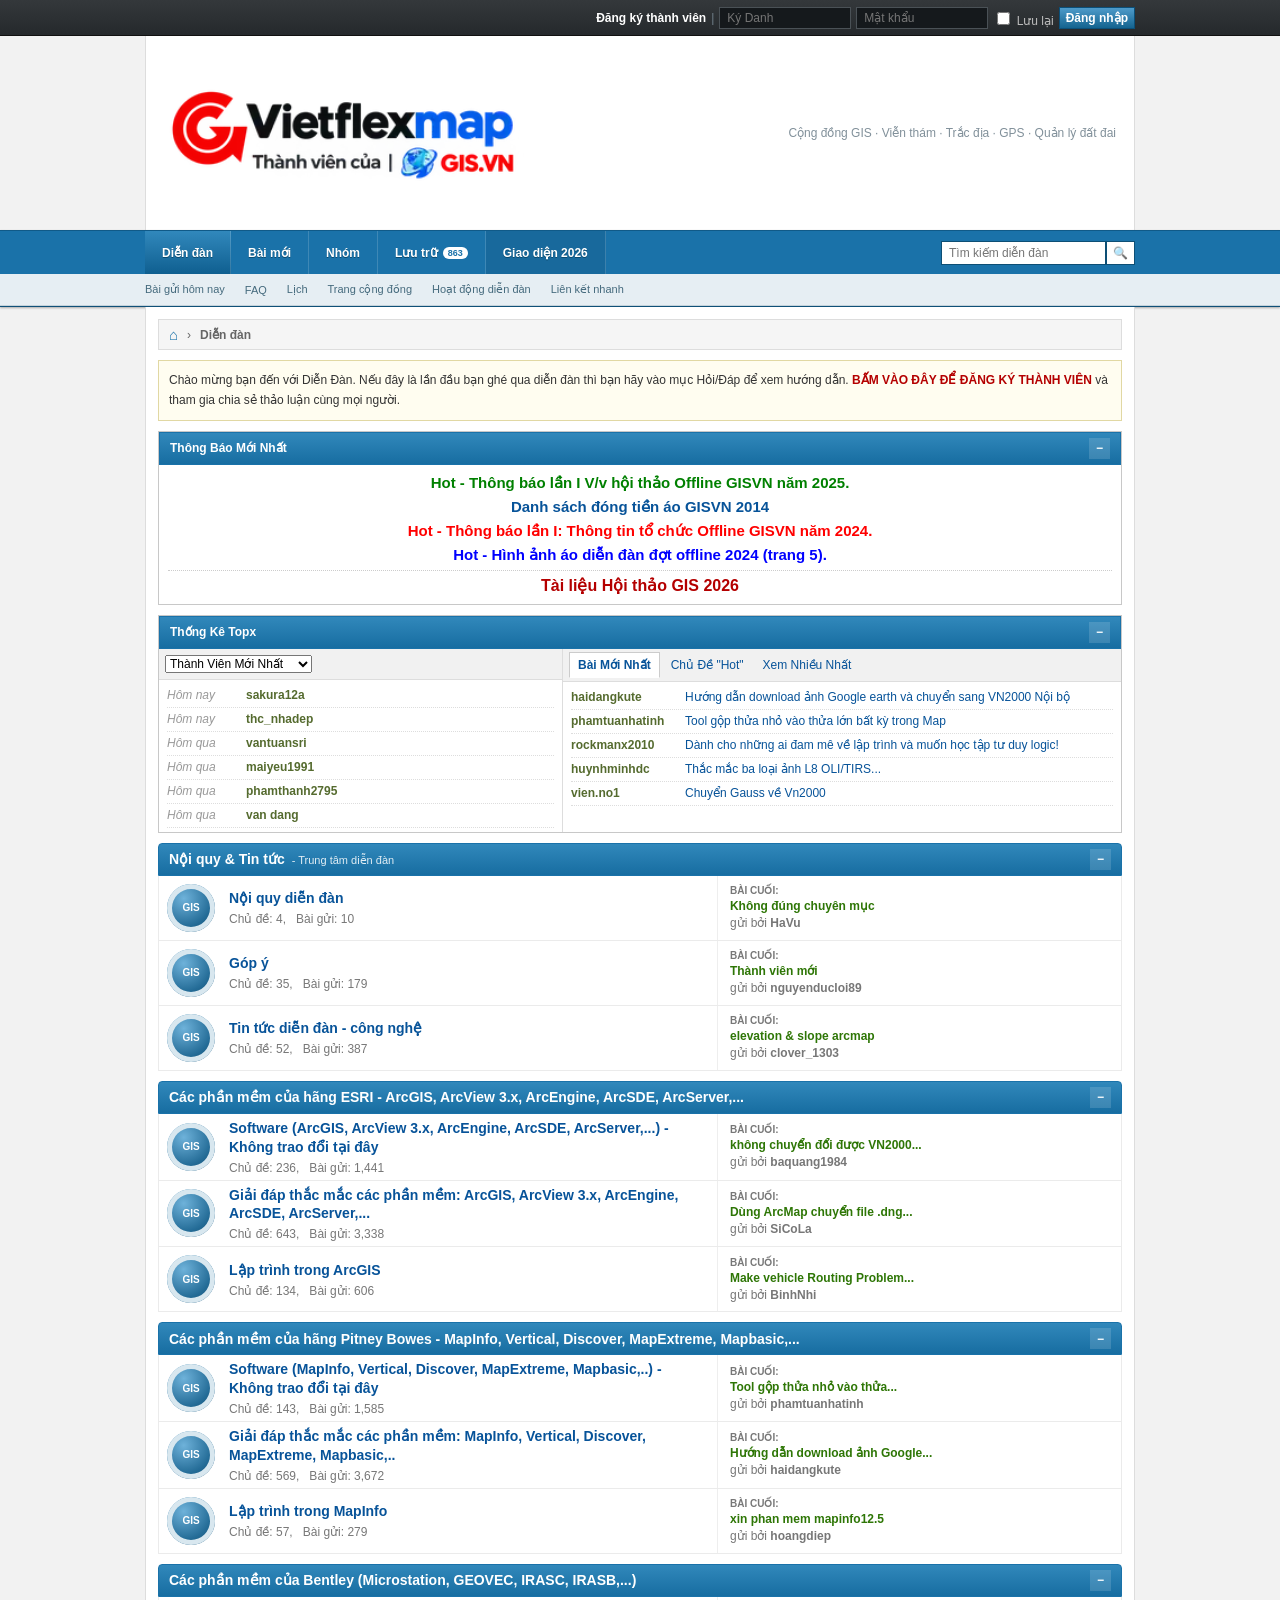
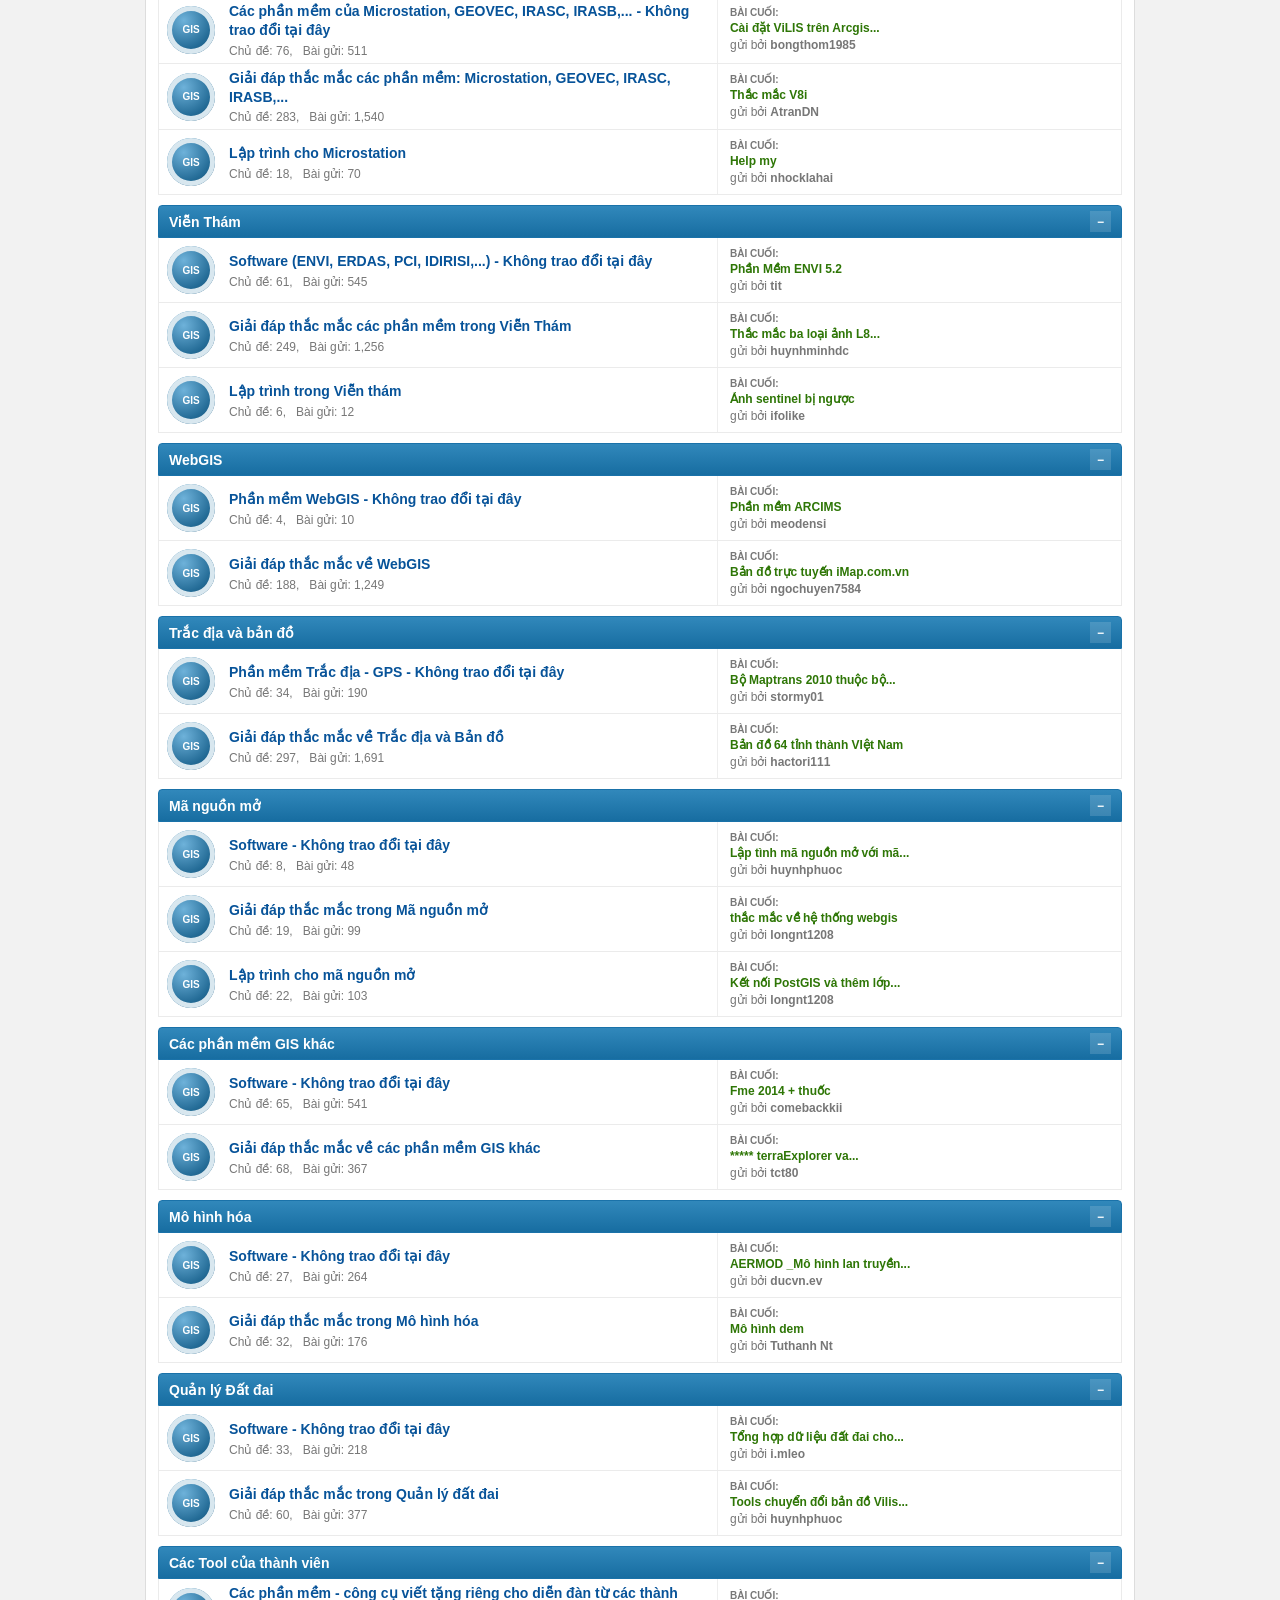
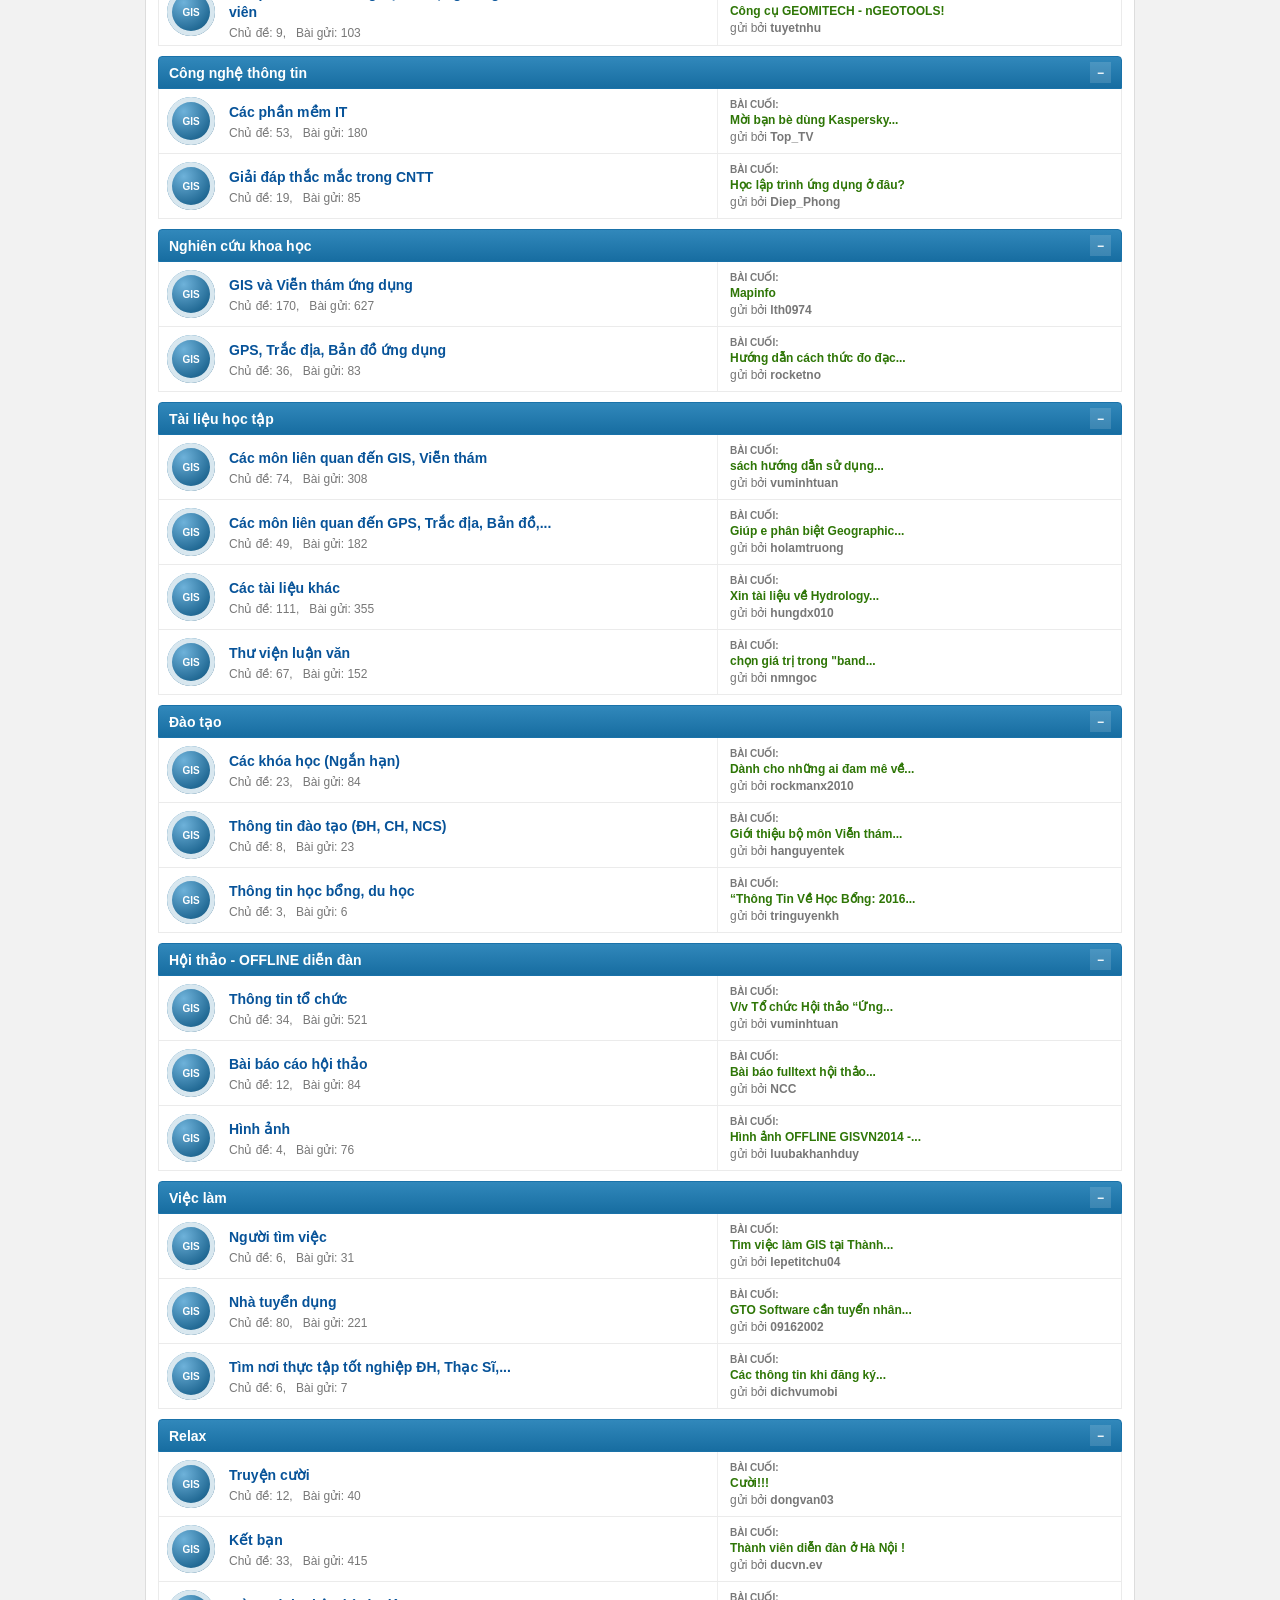
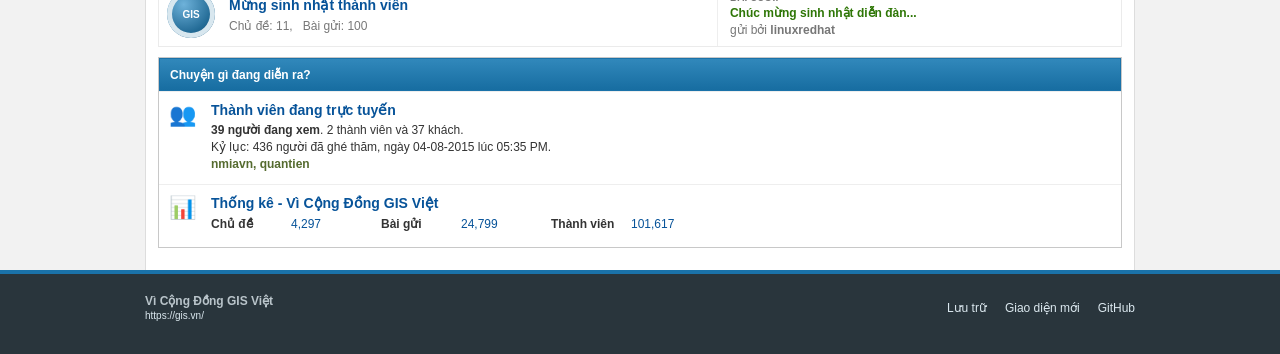
<file: index.html>
<!doctype html><html lang="vi"><head><meta charset="utf-8"><meta name="viewport" content="width=device-width,initial-scale=1"><meta http-equiv="refresh" content="0; url=./docs/"><title>GISForum</title><script>location.replace('./docs/');</script></head><body><p>Đang mở <a href="./docs/">GISForum</a>…</p></body></html>
</file>
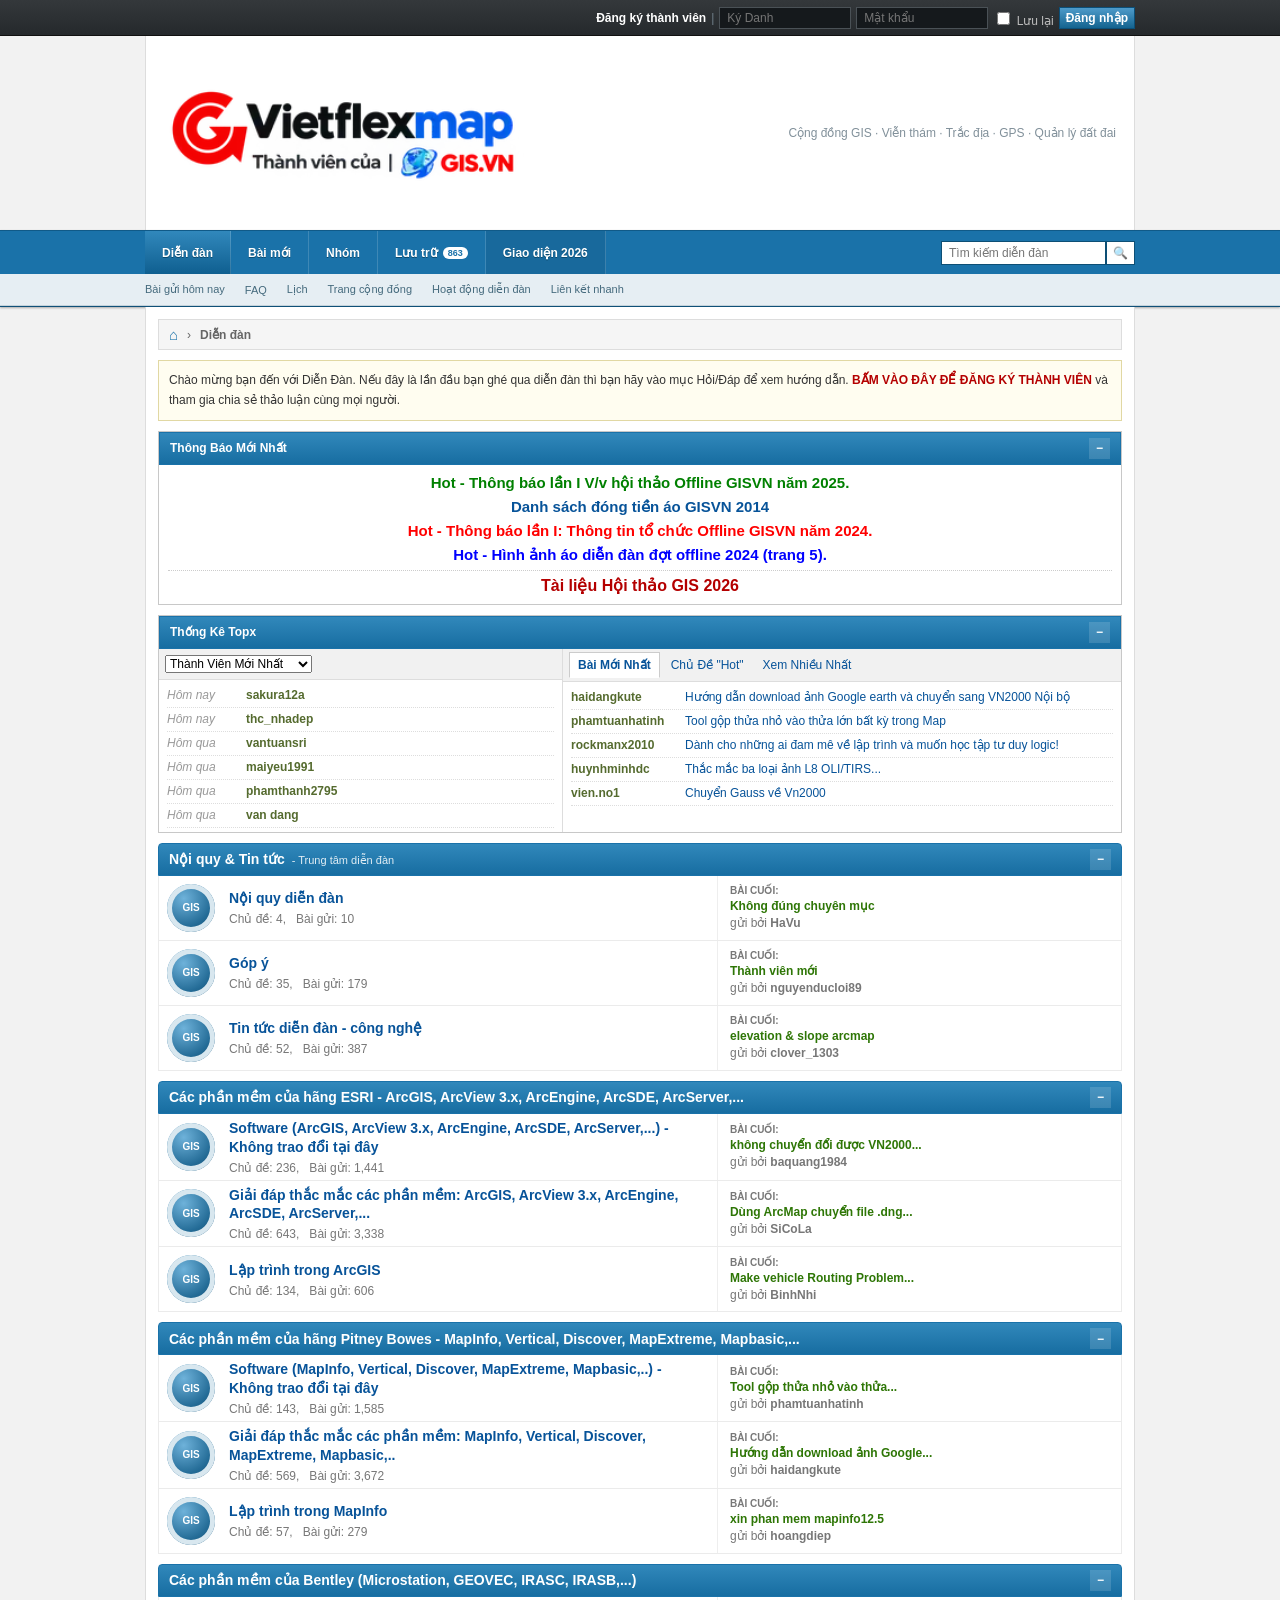
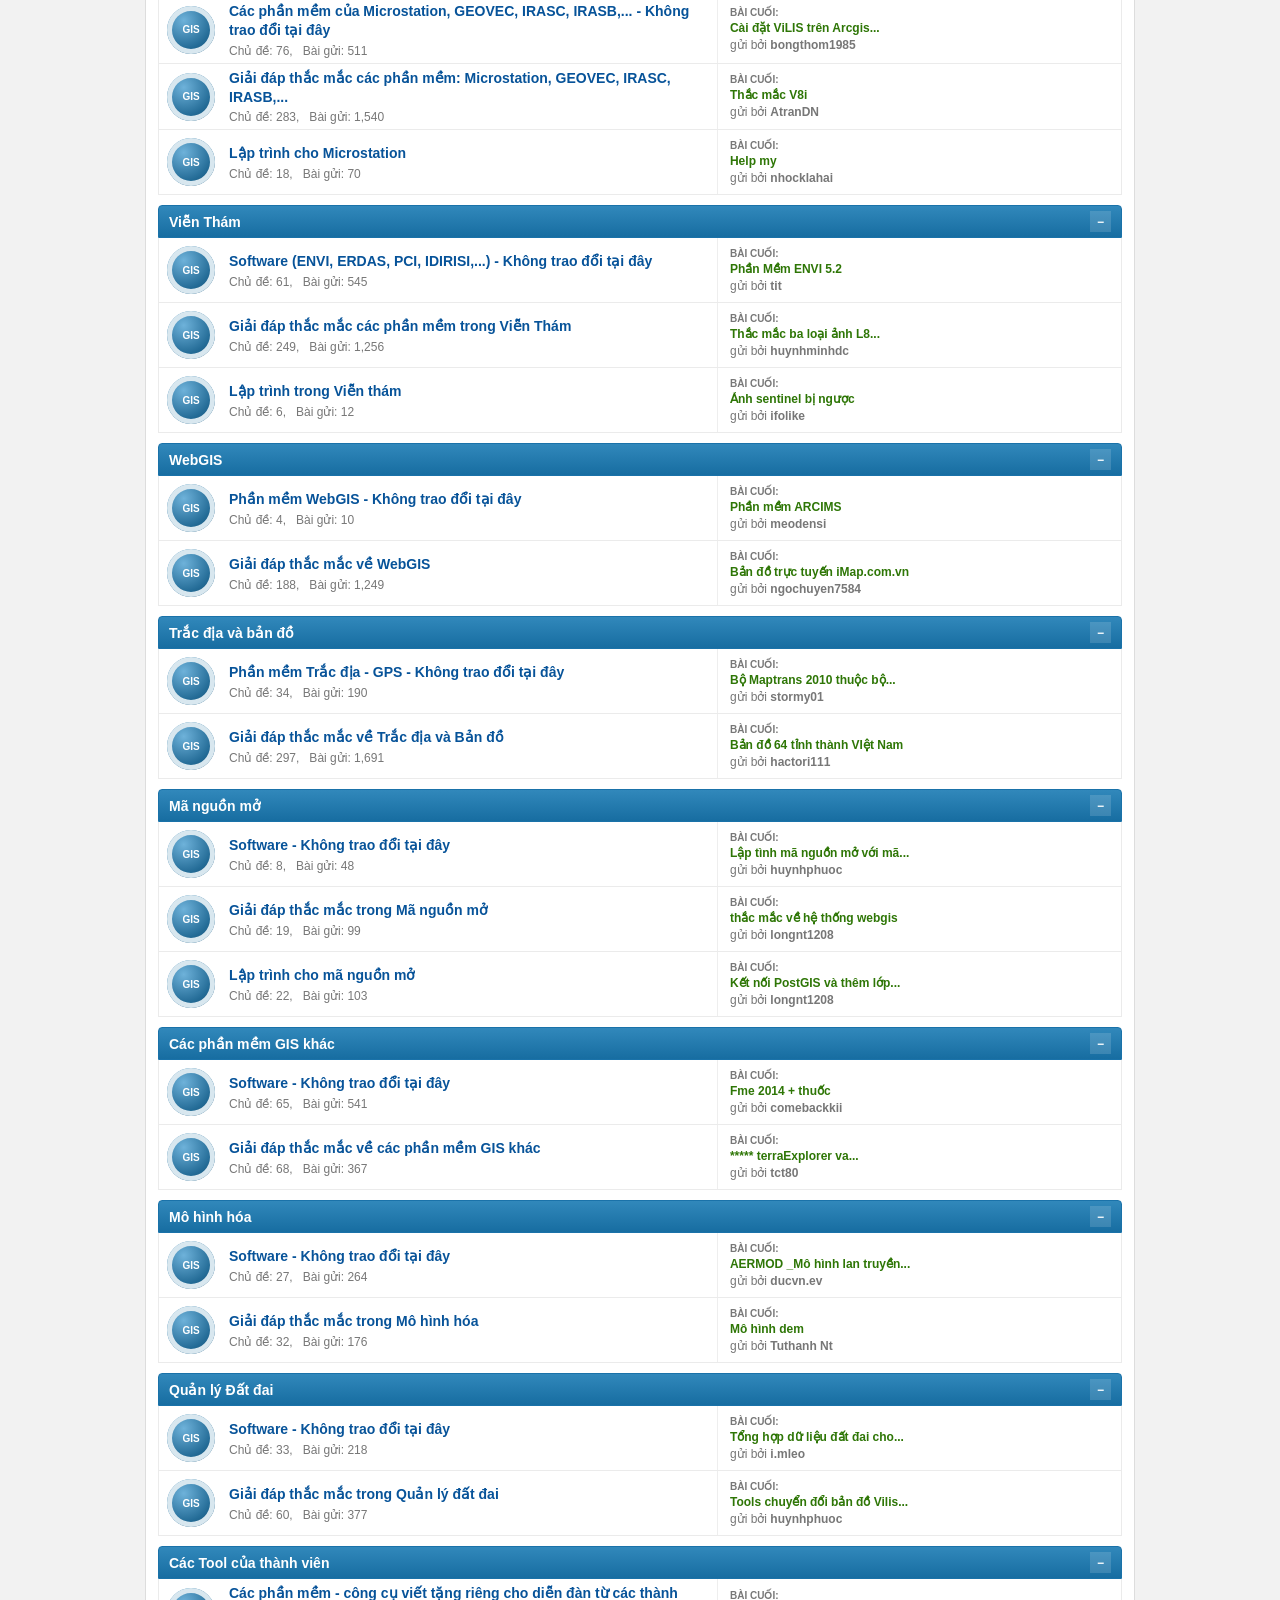
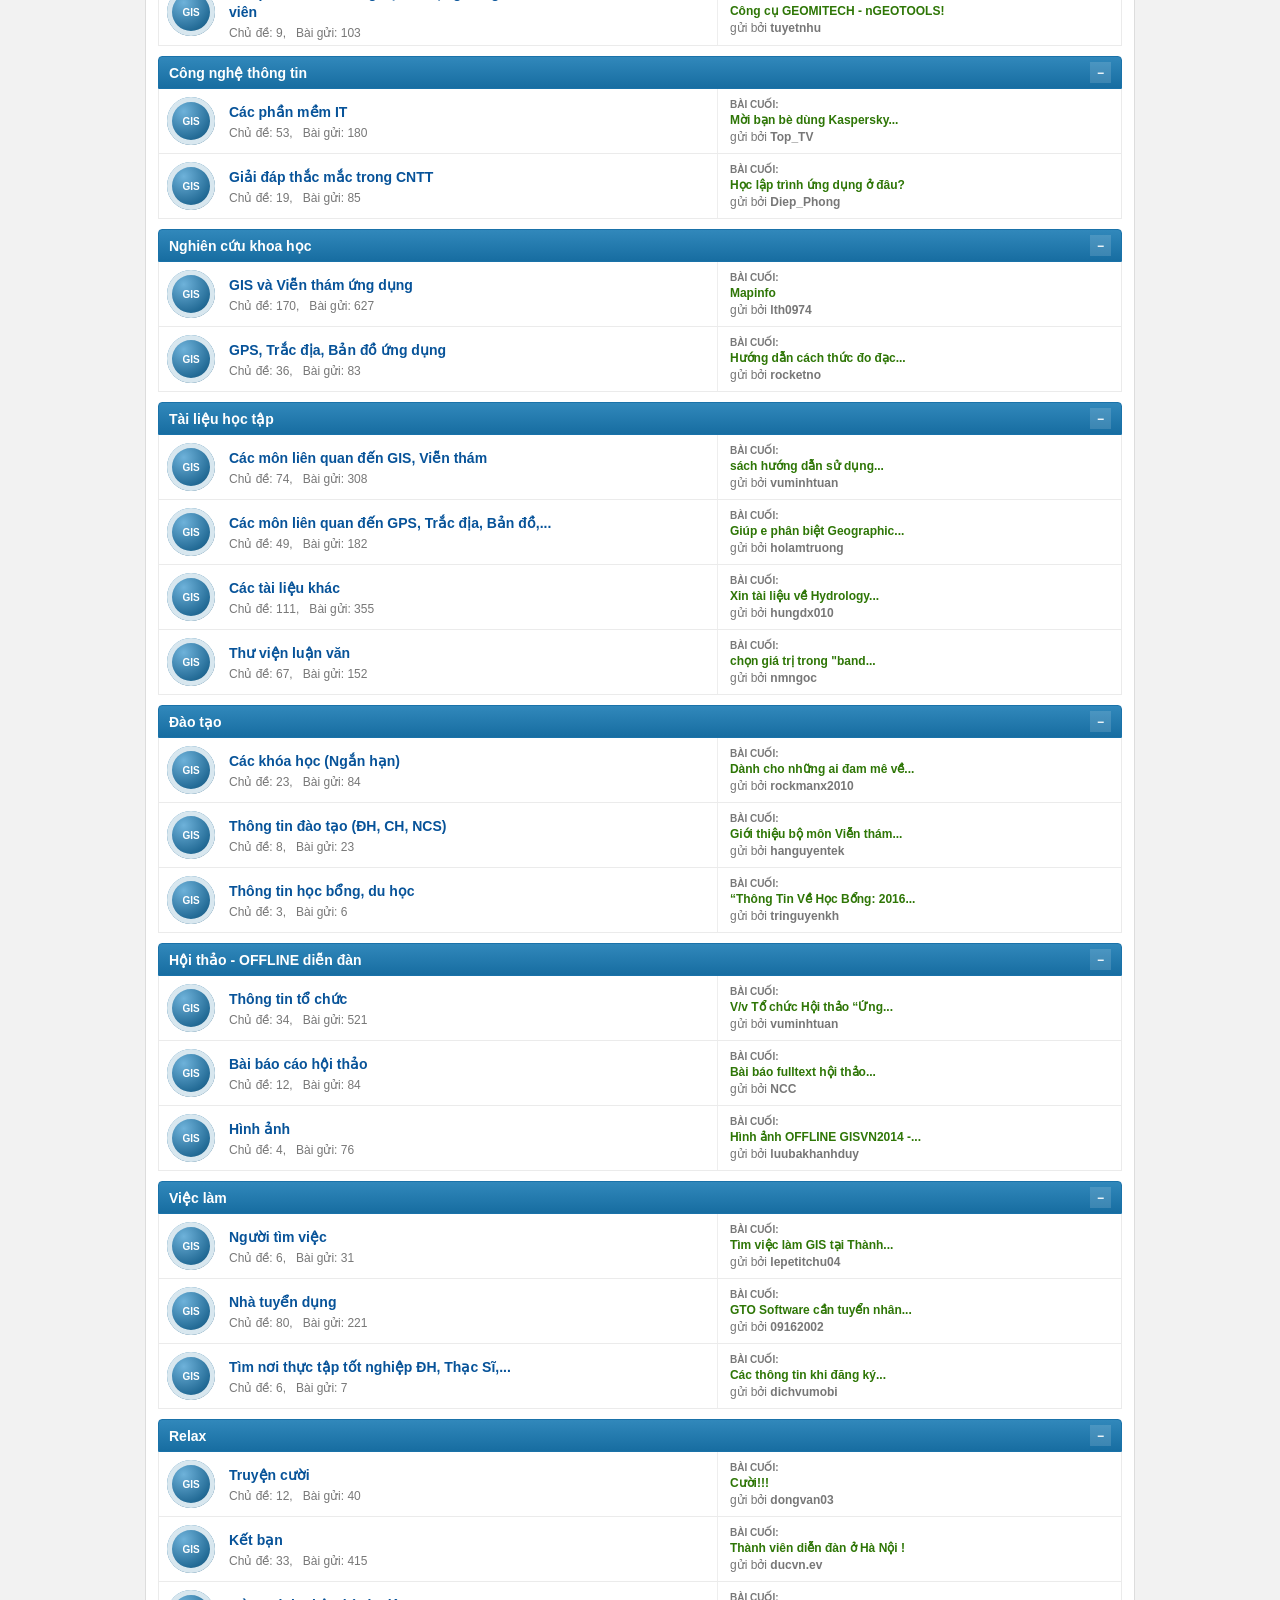
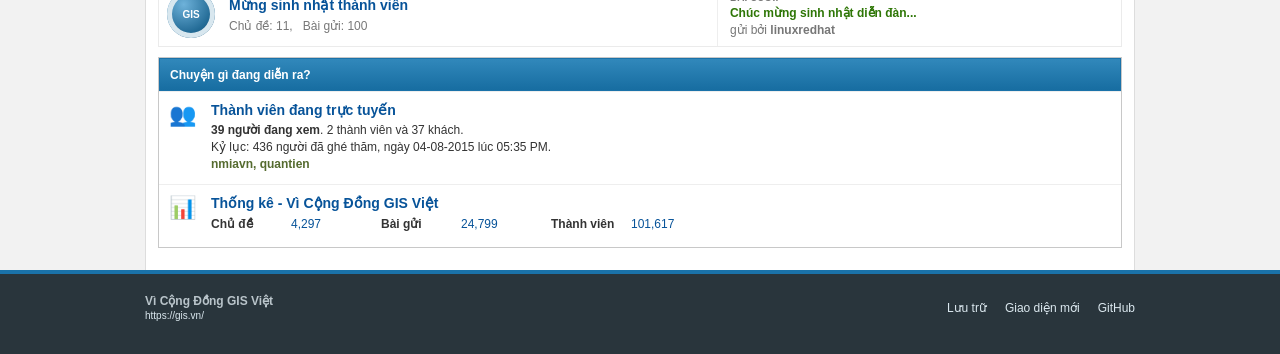
<file: docs/index.html>
<!doctype html>
<html lang="vi">
<head>
<meta charset="utf-8">
<meta name="viewport" content="width=device-width,initial-scale=1">
<title>Vietflexmap GIS.VN — Diễn đàn GIS Việt Nam</title>
<meta name="description" content="Diễn đàn cộng đồng GIS Việt Nam — GIS, WebGIS, viễn thám, trắc địa, bản đồ và công nghệ không gian.">
<link rel="stylesheet" href="./styles.css">
</head>
<body>
<div id="topBar">
  <div class="pageWrap top-inner">
    <a class="register" href="#">Đăng ký thành viên</a><span class="sep">|</span>
    <form class="login-form" onsubmit="return false">
      <input aria-label="Ký danh" placeholder="Ký Danh">
      <input aria-label="Mật khẩu" type="password" placeholder="Mật khẩu">
      <label><input type="checkbox"> Lưu lại</label>
      <button>Đăng nhập</button>
    </form>
  </div>
</div>

<header class="pageWrap header">
  <a class="classic-logo" href="https://gis.vn/" target="_blank" rel="noopener" aria-label="Vietflexmap GIS.VN">
    <img class="brand-banner" src="./vietflexmap-gisvn.webp" alt="Vietflexmap - Thành viên của GIS.VN">
  </a>
  <div class="header-note">Cộng đồng GIS · Viễn thám · Trắc địa · GPS · Quản lý đất đai</div>
</header>

<nav class="navbar">
  <div class="pageWrap nav-inner">
    <div class="tabs">
      <a class="selected" href="./">Diễn đàn</a>
      <a href="#topx">Bài mới</a>
      <a href="#wgo">Nhóm</a>
      <a href="./archive/">Lưu trữ <span class="count-chip">863</span></a>
      <a class="new-ui" href="./modern.html">Giao diện 2026</a>
    </div>
    <form class="nav-search" onsubmit="return false">
      <input id="forumSearch" placeholder="Tìm kiếm diễn đàn">
      <button aria-label="Tìm kiếm">🔍</button>
    </form>
  </div>
  <div class="subnav">
    <div class="pageWrap">
      <a href="#topx">Bài gửi hôm nay</a>
      <a href="#">FAQ</a>
      <a href="#">Lịch</a>
      <a href="#wgo">Trang cộng đồng</a>
      <a href="#">Hoạt động diễn đàn</a>
      <a href="#">Liên kết nhanh</a>
    </div>
  </div>
</nav>

<main class="pageWrap main">
  <div class="breadcrumb"><span class="home">⌂</span><span>›</span><b>Diễn đàn</b></div>

  <div class="notice">
    Chào mừng bạn đến với Diễn Đàn. Nếu đây là lần đầu bạn ghé qua diễn đàn thì bạn hãy vào mục Hỏi/Đáp để xem hướng dẫn.
    <a href="#"><b>BẤM VÀO ĐÂY ĐỂ ĐĂNG KÝ THÀNH VIÊN</b></a> và tham gia chia sẻ thảo luận cùng mọi người.
  </div>

  <section class="legacy-box announcements">
    <div class="box-head"><b>Thông Báo Mới Nhất</b><button class="collapse-btn" data-collapse="announcementsBody">−</button></div>
    <div id="announcementsBody" class="announcement-list">
      <a class="green" href="#">Hot - Thông báo lần I V/v hội thảo Offline GISVN năm 2025.</a>
      <a href="#">Danh sách đóng tiền áo GISVN 2014</a>
      <a class="red" href="#">Hot - Thông báo lần I: Thông tin tổ chức Offline GISVN năm 2024.</a>
      <a class="blue" href="#">Hot - Hình ảnh áo diễn đàn đợt offline 2024 (trang 5).</a>
      <a class="conference-2026" href="#"><b>Tài liệu Hội thảo GIS 2026</b></a>
    </div>
  </section>

  <section id="topx" class="legacy-box topx">
    <div class="box-head"><b>Thống Kê Topx</b><button class="collapse-btn" data-collapse="topxBody">−</button></div>
    <div id="topxBody" class="topx-grid">
      <div class="topx-panel">
        <div class="topx-tabs"><select><option>Thành Viên Mới Nhất</option><option>Được Cám Ơn</option><option>Gởi Bài Nhiều Nhất</option><option>Gởi Chủ Đề nhiều nhất</option></select></div>
        <div class="member-list">
          <span><time>Hôm nay</time><b>sakura12a</b></span>
          <span><time>Hôm nay</time><b>thc_nhadep</b></span>
          <span><time>Hôm qua</time><b>vantuansri</b></span>
          <span><time>Hôm qua</time><b>maiyeu1991</b></span>
          <span><time>Hôm qua</time><b>phamthanh2795</b></span>
          <span><time>Hôm qua</time><b>van dang</b></span>
        </div>
      </div>
      <div class="topx-panel">
        <div class="topx-tabs latest-tabs"><button class="active">Bài Mới Nhất</button><button>Chủ Đề "Hot"</button><button>Xem Nhiều Nhất</button></div>
        <div class="latest-list">
          <a><b>haidangkute</b><span>Hướng dẫn download ảnh Google earth và chuyển sang VN2000 Nội bộ</span></a>
          <a><b>phamtuanhatinh</b><span>Tool gộp thửa nhỏ vào thửa lớn bất kỳ trong Map</span></a>
          <a><b>rockmanx2010</b><span>Dành cho những ai đam mê về lập trình và muốn học tập tư duy logic!</span></a>
          <a><b>huynhminhdc</b><span>Thắc mắc ba loại ảnh L8 OLI/TIRS...</span></a>
          <a><b>vien.no1</b><span>Chuyển Gauss về Vn2000</span></a>
        </div>
      </div>
    </div>
  </section>

  <div class="forum-filter-status" id="filterStatus" hidden></div>
  <section id="forums" aria-label="Danh sách diễn đàn"></section>

  <section id="wgo" class="legacy-box wgo">
    <div class="box-head"><b>Chuyện gì đang diễn ra?</b></div>
    <div class="wgo-row">
      <div class="wgo-icon">👥</div>
      <div><h3>Thành viên đang trực tuyến</h3><p><b>39 người đang xem</b>. 2 thành viên và 37 khách.</p><p>Kỷ lục: 436 người đã ghé thăm, ngày 04-08-2015 lúc 05:35 PM.</p><p class="users">nmiavn, quantien</p></div>
    </div>
    <div class="wgo-row">
      <div class="wgo-icon">📊</div>
      <div><h3>Thống kê - Vì Cộng Đồng GIS Việt</h3>
        <dl class="stats"><dt>Chủ đề</dt><dd>4,297</dd><dt>Bài gửi</dt><dd>24,799</dd><dt>Thành viên</dt><dd>101,617</dd></dl>
      </div>
    </div>
  </section>
</main>

<footer class="footer">
  <div class="pageWrap footer-grid">
    <div><strong>Vì Cộng Đồng GIS Việt</strong><br><small><a href="https://gis.vn/" target="_blank" rel="noopener">https://gis.vn/</a></small></div>
    <div class="footer-links"><a href="./archive/">Lưu trữ</a><a href="./modern.html">Giao diện mới</a><a href="https://github.com/Base27-CVNSS/GISForum">GitHub</a></div>
  </div>
</footer>
<script>window.GISVN_FORUM_DATA=[["Nội quy & Tin tức","Trung tâm diễn đàn",[["2","Nội quy diễn đàn","4","10","Không đúng chuyên mục","HaVu"],["11","Góp ý","35","179","Thành viên mới","nguyenducloi89"],["12","Tin tức diễn đàn - công nghệ","52","387","elevation & slope arcmap","clover_1303"]]],["Các phần mềm của hãng ESRI - ArcGIS, ArcView 3.x, ArcEngine, ArcSDE, ArcServer,...","",[["10","Software (ArcGIS, ArcView 3.x, ArcEngine, ArcSDE, ArcServer,...) - Không trao đổi tại đây","236","1,441","không chuyển đổi được VN2000...","baquang1984"],["21","Giải đáp thắc mắc các phần mềm: ArcGIS, ArcView 3.x, ArcEngine, ArcSDE, ArcServer,...","643","3,338","Dùng ArcMap chuyển file .dng...","SiCoLa"],["30","Lập trình trong ArcGIS","134","606","Make vehicle Routing Problem...","BinhNhi"]]],["Các phần mềm của hãng Pitney Bowes - MapInfo, Vertical, Discover, MapExtreme, Mapbasic,...","",[["8","Software (MapInfo, Vertical, Discover, MapExtreme, Mapbasic,..) - Không trao đổi tại đây","143","1,585","Tool gộp thửa nhỏ vào thửa...","phamtuanhatinh"],["19","Giải đáp thắc mắc các phần mềm: MapInfo, Vertical, Discover, MapExtreme, Mapbasic,..","569","3,672","Hướng dẫn download ảnh Google...","haidangkute"],["28","Lập trình trong MapInfo","57","279","xin phan mem mapinfo12.5","hoangdiep"]]],["Các phần mềm của Bentley (Microstation, GEOVEC, IRASC, IRASB,...)","",[["9","Các phần mềm của Microstation, GEOVEC, IRASC, IRASB,... - Không trao đổi tại đây","76","511","Cài đặt ViLIS trên Arcgis...","bongthom1985"],["20","Giải đáp thắc mắc các phần mềm: Microstation, GEOVEC, IRASC, IRASB,...","283","1,540","Thắc mắc V8i","AtranDN"],["29","Lập trình cho Microstation","18","70","Help my","nhocklahai"]]],["Viễn Thám","",[["15","Software (ENVI, ERDAS, PCI, IDIRISI,...) - Không trao đổi tại đây","61","545","Phần Mềm ENVI 5.2","tit"],["24","Giải đáp thắc mắc các phần mềm trong Viễn Thám","249","1,256","Thắc mắc ba loại ảnh L8...","huynhminhdc"],["31","Lập trình trong Viễn thám","6","12","Ảnh sentinel bị ngược","ifolike"]]],["WebGIS","",[["83","Phần mềm WebGIS - Không trao đổi tại đây","4","10","Phần mềm ARCIMS","meodensi"],["54","Giải đáp thắc mắc về WebGIS","188","1,249","Bản đồ trực tuyến iMap.com.vn","ngochuyen7584"]]],["Trắc địa và bản đồ","",[["13","Phần mềm Trắc địa - GPS - Không trao đổi tại đây","34","190","Bộ Maptrans 2010 thuộc bộ...","stormy01"],["22","Giải đáp thắc mắc về Trắc địa và Bản đồ","297","1,691","Bản đồ 64 tỉnh thành VIệt Nam","hactori111"]]],["Mã nguồn mở","",[["17","Software - Không trao đổi tại đây","8","48","Lập tình mã nguồn mở với mã...","huynhphuoc"],["26","Giải đáp thắc mắc trong Mã nguồn mở","19","99","thắc mắc về hệ thống webgis","longnt1208"],["32","Lập trình cho mã nguồn mở","22","103","Kết nối PostGIS và thêm lớp...","longnt1208"]]],["Các phần mềm GIS khác","",[["58","Software - Không trao đổi tại đây","65","541","Fme 2014 + thuốc","comebackkii"],["69","Giải đáp thắc mắc về các phần mềm GIS khác","68","367","***** terraExplorer va...","tct80"]]],["Mô hình hóa","",[["16","Software - Không trao đổi tại đây","27","264","AERMOD _Mô hình lan truyền...","ducvn.ev"],["25","Giải đáp thắc mắc trong Mô hình hóa","32","176","Mô hình dem","Tuthanh Nt"]]],["Quản lý Đất đai","",[["14","Software - Không trao đổi tại đây","33","218","Tổng hợp dữ liệu đất đai cho...","i.mleo"],["23","Giải đáp thắc mắc trong Quản lý đất đai","60","377","Tools chuyển đổi bản đồ Vilis...","huynhphuoc"]]],["Các Tool của thành viên","",[["71","Các phần mềm - công cụ viết tặng riêng cho diễn đàn từ các thành viên","9","103","Công cụ GEOMITECH - nGEOTOOLS!","tuyetnhu"]]],["Công nghệ thông tin","",[["66","Các phần mềm IT","53","180","Mời bạn bè dùng Kaspersky...","Top_TV"],["67","Giải đáp thắc mắc trong CNTT","19","85","Học lập trình ứng dụng ở đâu?","Diep_Phong"]]],["Nghiên cứu khoa học","",[["34","GIS và Viễn thám ứng dụng","170","627","Mapinfo","lth0974"],["36","GPS, Trắc địa, Bản đồ ứng dụng","36","83","Hướng dẫn cách thức đo đạc...","rocketno"]]],["Tài liệu học tập","",[["42","Các môn liên quan đến GIS, Viễn thám","74","308","sách hướng dẫn sử dụng...","vuminhtuan"],["44","Các môn liên quan đến GPS, Trắc địa, Bản đồ,...","49","182","Giúp e phân biệt Geographic...","holamtruong"],["46","Các tài liệu khác","111","355","Xin tài liệu về Hydrology...","hungdx010"],["68","Thư viện luận văn","67","152","chọn giá trị trong \"band...","nmngoc"]]],["Đào tạo","",[["48","Các khóa học (Ngắn hạn)","23","84","Dành cho những ai đam mê về...","rockmanx2010"],["70","Thông tin đào tạo (ĐH, CH, NCS)","8","23","Giới thiệu bộ môn Viễn thám...","hanguyentek"],["74","Thông tin học bổng, du học","3","6","“Thông Tin Về Học Bổng: 2016...","tringuyenkh"]]],["Hội thảo - OFFLINE diễn đàn","",[["38","Thông tin tổ chức","34","521","V/v Tổ chức Hội thảo “Ứng...","vuminhtuan"],["39","Bài báo cáo hội thảo","12","84","Bài báo fulltext hội thảo...","NCC"],["40","Hình ảnh","4","76","Hình ảnh OFFLINE GISVN2014 -...","luubakhanhduy"]]],["Việc làm","",[["90","Người tìm việc","6","31","Tìm việc làm GIS tại Thành...","lepetitchu04"],["91","Nhà tuyển dụng","80","221","GTO Software cần tuyển nhân...","09162002"],["92","Tìm nơi thực tập tốt nghiệp ĐH, Thạc Sĩ,...","6","7","Các thông tin khi đăng ký...","dichvumobi"]]],["Relax","",[["63","Truyện cười","12","40","Cười!!!","dongvan03"],["64","Kết bạn","33","415","Thành viên diễn đàn ở Hà Nội !","ducvn.ev"],["72","Mừng sinh nhật thành viên","11","100","Chúc mừng sinh nhật diễn đàn...","linuxredhat"]]]];</script>
<script src="./app.js"></script>
</body>
</html>
</file>
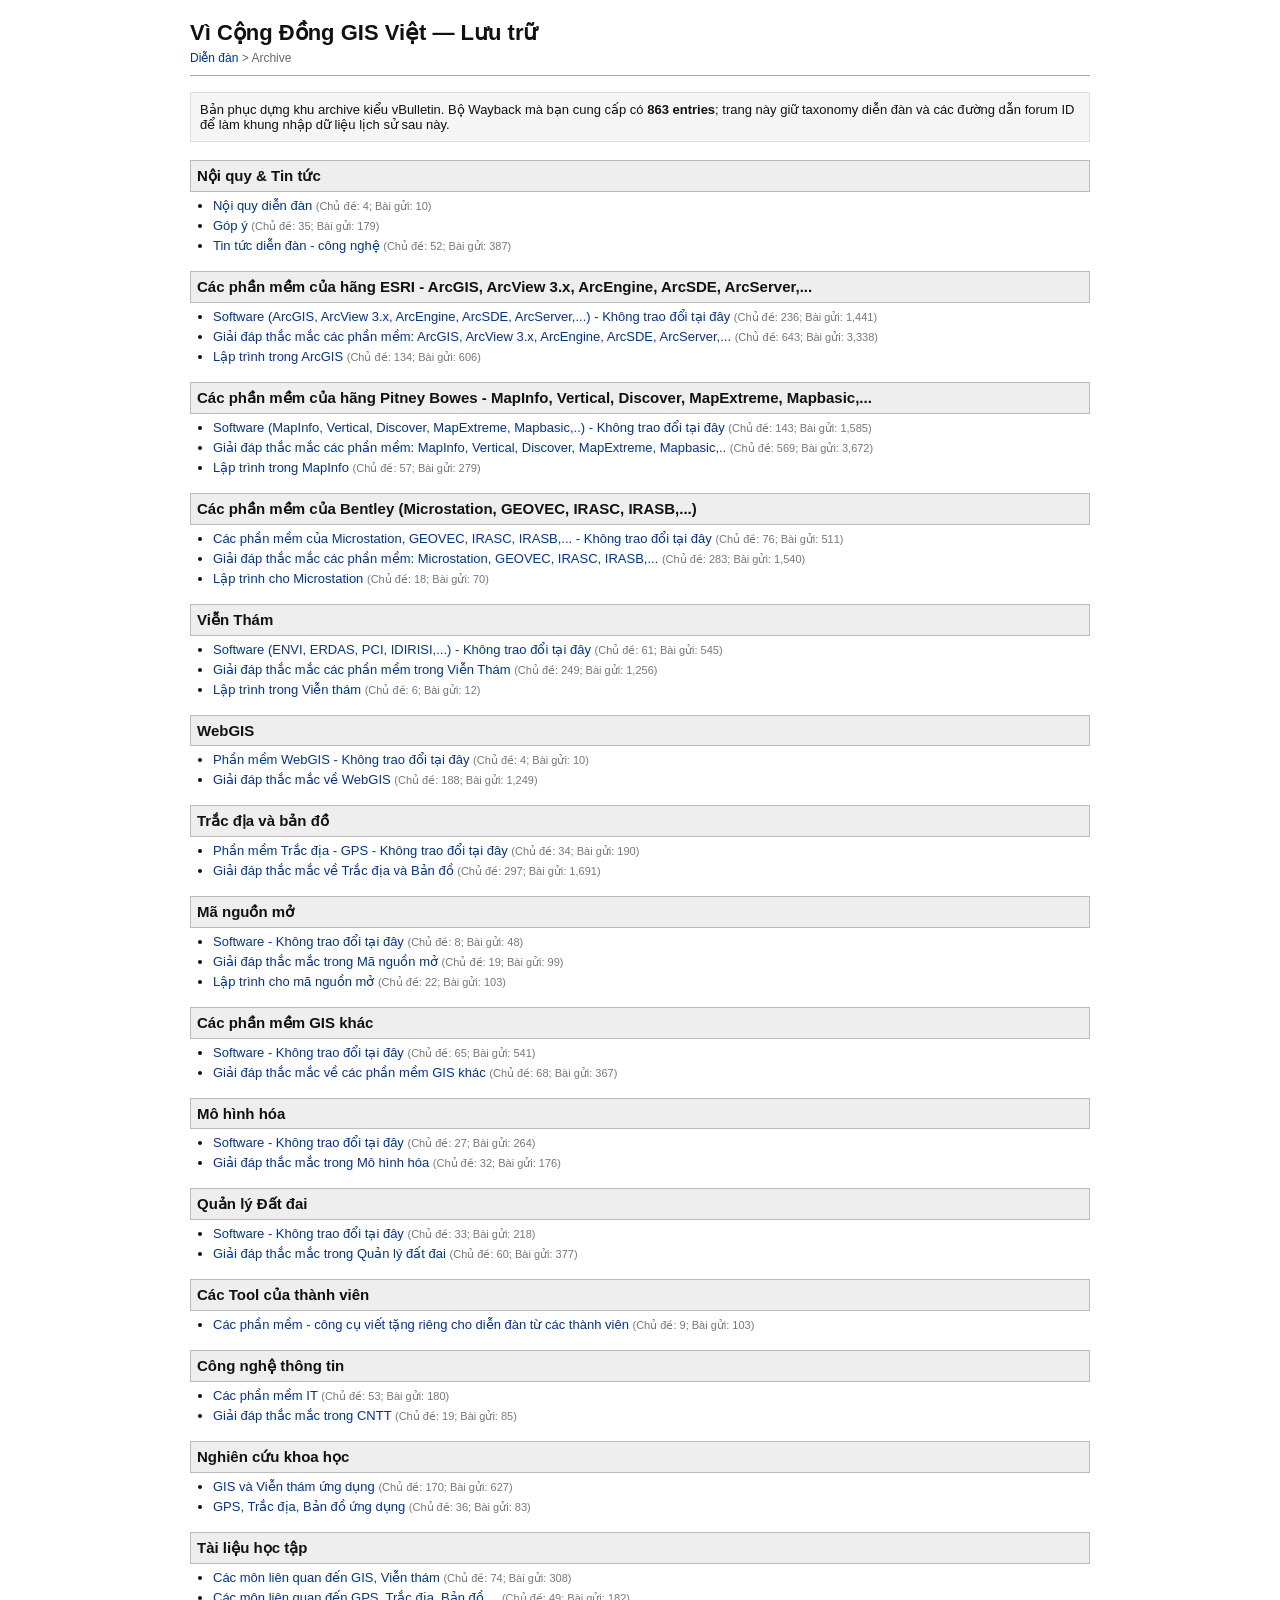
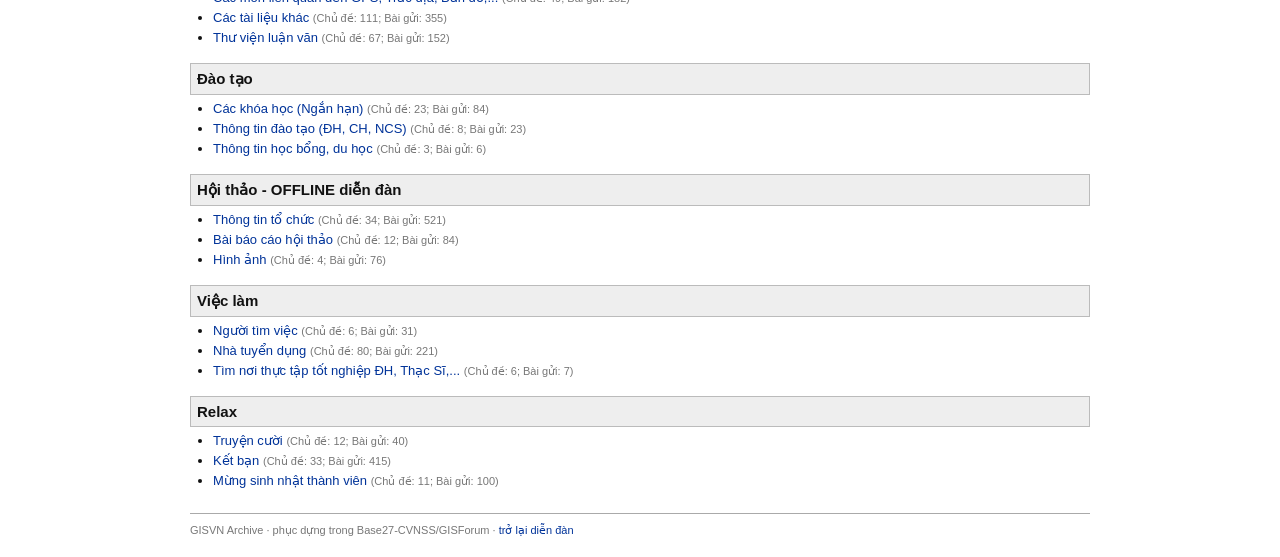
<file: docs/archive/index.html>
<!doctype html><html lang="vi"><head><meta charset="utf-8"><meta name="viewport" content="width=device-width,initial-scale=1"><title>GISVN Archive</title><link rel="stylesheet" href="./archive.css"></head><body><main class="wrap"><header class="head"><h1>Vì Cộng Đồng GIS Việt — Lưu trữ</h1><div class="crumb"><a href="../">Diễn đàn</a> &gt; Archive</div></header><div class="archive-note">Bản phục dựng khu archive kiểu vBulletin. Bộ Wayback mà bạn cung cấp có <b>863 entries</b>; trang này giữ taxonomy diễn đàn và các đường dẫn forum ID để làm khung nhập dữ liệu lịch sử sau này.</div><div id="archiveCats"></div><footer class="footer">GISVN Archive · phục dựng trong Base27-CVNSS/GISForum · <a href="../">trở lại diễn đàn</a></footer></main><script>const d=[["Nội quy & Tin tức","Trung tâm diễn đàn",[["2","Nội quy diễn đàn","4","10","Không đúng chuyên mục","HaVu"],["11","Góp ý","35","179","Thành viên mới","nguyenducloi89"],["12","Tin tức diễn đàn - công nghệ","52","387","elevation & slope arcmap","clover_1303"]]],["Các phần mềm của hãng ESRI - ArcGIS, ArcView 3.x, ArcEngine, ArcSDE, ArcServer,...","",[["10","Software (ArcGIS, ArcView 3.x, ArcEngine, ArcSDE, ArcServer,...) - Không trao đổi tại đây","236","1,441","không chuyển đổi được VN2000...","baquang1984"],["21","Giải đáp thắc mắc các phần mềm: ArcGIS, ArcView 3.x, ArcEngine, ArcSDE, ArcServer,...","643","3,338","Dùng ArcMap chuyển file .dng...","SiCoLa"],["30","Lập trình trong ArcGIS","134","606","Make vehicle Routing Problem...","BinhNhi"]]],["Các phần mềm của hãng Pitney Bowes - MapInfo, Vertical, Discover, MapExtreme, Mapbasic,...","",[["8","Software (MapInfo, Vertical, Discover, MapExtreme, Mapbasic,..) - Không trao đổi tại đây","143","1,585","Tool gộp thửa nhỏ vào thửa...","phamtuanhatinh"],["19","Giải đáp thắc mắc các phần mềm: MapInfo, Vertical, Discover, MapExtreme, Mapbasic,..","569","3,672","Hướng dẫn download ảnh Google...","haidangkute"],["28","Lập trình trong MapInfo","57","279","xin phan mem mapinfo12.5","hoangdiep"]]],["Các phần mềm của Bentley (Microstation, GEOVEC, IRASC, IRASB,...)","",[["9","Các phần mềm của Microstation, GEOVEC, IRASC, IRASB,... - Không trao đổi tại đây","76","511","Cài đặt ViLIS trên Arcgis...","bongthom1985"],["20","Giải đáp thắc mắc các phần mềm: Microstation, GEOVEC, IRASC, IRASB,...","283","1,540","Thắc mắc V8i","AtranDN"],["29","Lập trình cho Microstation","18","70","Help my","nhocklahai"]]],["Viễn Thám","",[["15","Software (ENVI, ERDAS, PCI, IDIRISI,...) - Không trao đổi tại đây","61","545","Phần Mềm ENVI 5.2","tit"],["24","Giải đáp thắc mắc các phần mềm trong Viễn Thám","249","1,256","Thắc mắc ba loại ảnh L8...","huynhminhdc"],["31","Lập trình trong Viễn thám","6","12","Ảnh sentinel bị ngược","ifolike"]]],["WebGIS","",[["83","Phần mềm WebGIS - Không trao đổi tại đây","4","10","Phần mềm ARCIMS","meodensi"],["54","Giải đáp thắc mắc về WebGIS","188","1,249","Bản đồ trực tuyến iMap.com.vn","ngochuyen7584"]]],["Trắc địa và bản đồ","",[["13","Phần mềm Trắc địa - GPS - Không trao đổi tại đây","34","190","Bộ Maptrans 2010 thuộc bộ...","stormy01"],["22","Giải đáp thắc mắc về Trắc địa và Bản đồ","297","1,691","Bản đồ 64 tỉnh thành VIệt Nam","hactori111"]]],["Mã nguồn mở","",[["17","Software - Không trao đổi tại đây","8","48","Lập tình mã nguồn mở với mã...","huynhphuoc"],["26","Giải đáp thắc mắc trong Mã nguồn mở","19","99","thắc mắc về hệ thống webgis","longnt1208"],["32","Lập trình cho mã nguồn mở","22","103","Kết nối PostGIS và thêm lớp...","longnt1208"]]],["Các phần mềm GIS khác","",[["58","Software - Không trao đổi tại đây","65","541","Fme 2014 + thuốc","comebackkii"],["69","Giải đáp thắc mắc về các phần mềm GIS khác","68","367","***** terraExplorer va...","tct80"]]],["Mô hình hóa","",[["16","Software - Không trao đổi tại đây","27","264","AERMOD _Mô hình lan truyền...","ducvn.ev"],["25","Giải đáp thắc mắc trong Mô hình hóa","32","176","Mô hình dem","Tuthanh Nt"]]],["Quản lý Đất đai","",[["14","Software - Không trao đổi tại đây","33","218","Tổng hợp dữ liệu đất đai cho...","i.mleo"],["23","Giải đáp thắc mắc trong Quản lý đất đai","60","377","Tools chuyển đổi bản đồ Vilis...","huynhphuoc"]]],["Các Tool của thành viên","",[["71","Các phần mềm - công cụ viết tặng riêng cho diễn đàn từ các thành viên","9","103","Công cụ GEOMITECH - nGEOTOOLS!","tuyetnhu"]]],["Công nghệ thông tin","",[["66","Các phần mềm IT","53","180","Mời bạn bè dùng Kaspersky...","Top_TV"],["67","Giải đáp thắc mắc trong CNTT","19","85","Học lập trình ứng dụng ở đâu?","Diep_Phong"]]],["Nghiên cứu khoa học","",[["34","GIS và Viễn thám ứng dụng","170","627","Mapinfo","lth0974"],["36","GPS, Trắc địa, Bản đồ ứng dụng","36","83","Hướng dẫn cách thức đo đạc...","rocketno"]]],["Tài liệu học tập","",[["42","Các môn liên quan đến GIS, Viễn thám","74","308","sách hướng dẫn sử dụng...","vuminhtuan"],["44","Các môn liên quan đến GPS, Trắc địa, Bản đồ,...","49","182","Giúp e phân biệt Geographic...","holamtruong"],["46","Các tài liệu khác","111","355","Xin tài liệu về Hydrology...","hungdx010"],["68","Thư viện luận văn","67","152","chọn giá trị trong \"band...","nmngoc"]]],["Đào tạo","",[["48","Các khóa học (Ngắn hạn)","23","84","Dành cho những ai đam mê về...","rockmanx2010"],["70","Thông tin đào tạo (ĐH, CH, NCS)","8","23","Giới thiệu bộ môn Viễn thám...","hanguyentek"],["74","Thông tin học bổng, du học","3","6","“Thông Tin Về Học Bổng: 2016...","tringuyenkh"]]],["Hội thảo - OFFLINE diễn đàn","",[["38","Thông tin tổ chức","34","521","V/v Tổ chức Hội thảo “Ứng...","vuminhtuan"],["39","Bài báo cáo hội thảo","12","84","Bài báo fulltext hội thảo...","NCC"],["40","Hình ảnh","4","76","Hình ảnh OFFLINE GISVN2014 -...","luubakhanhduy"]]],["Việc làm","",[["90","Người tìm việc","6","31","Tìm việc làm GIS tại Thành...","lepetitchu04"],["91","Nhà tuyển dụng","80","221","GTO Software cần tuyển nhân...","09162002"],["92","Tìm nơi thực tập tốt nghiệp ĐH, Thạc Sĩ,...","6","7","Các thông tin khi đăng ký...","dichvumobi"]]],["Relax","",[["63","Truyện cười","12","40","Cười!!!","dongvan03"],["64","Kết bạn","33","415","Thành viên diễn đàn ở Hà Nội !","ducvn.ev"],["72","Mừng sinh nhật thành viên","11","100","Chúc mừng sinh nhật diễn đàn...","linuxredhat"]]]];const root=document.querySelector('#archiveCats');root.innerHTML=d.map(c=>'<section class="cat"><h2>'+c[0]+'</h2><ul>'+c[2].map(f=>'<li><a href="'+(f[0]==='10'?'./f-10.html':'../?forum='+f[0])+'">'+f[1]+'</a> <span class="count">(Chủ đề: '+f[2]+'; Bài gửi: '+f[3]+')</span></li>').join('')+'</ul></section>').join('');</script></body></html>
</file>
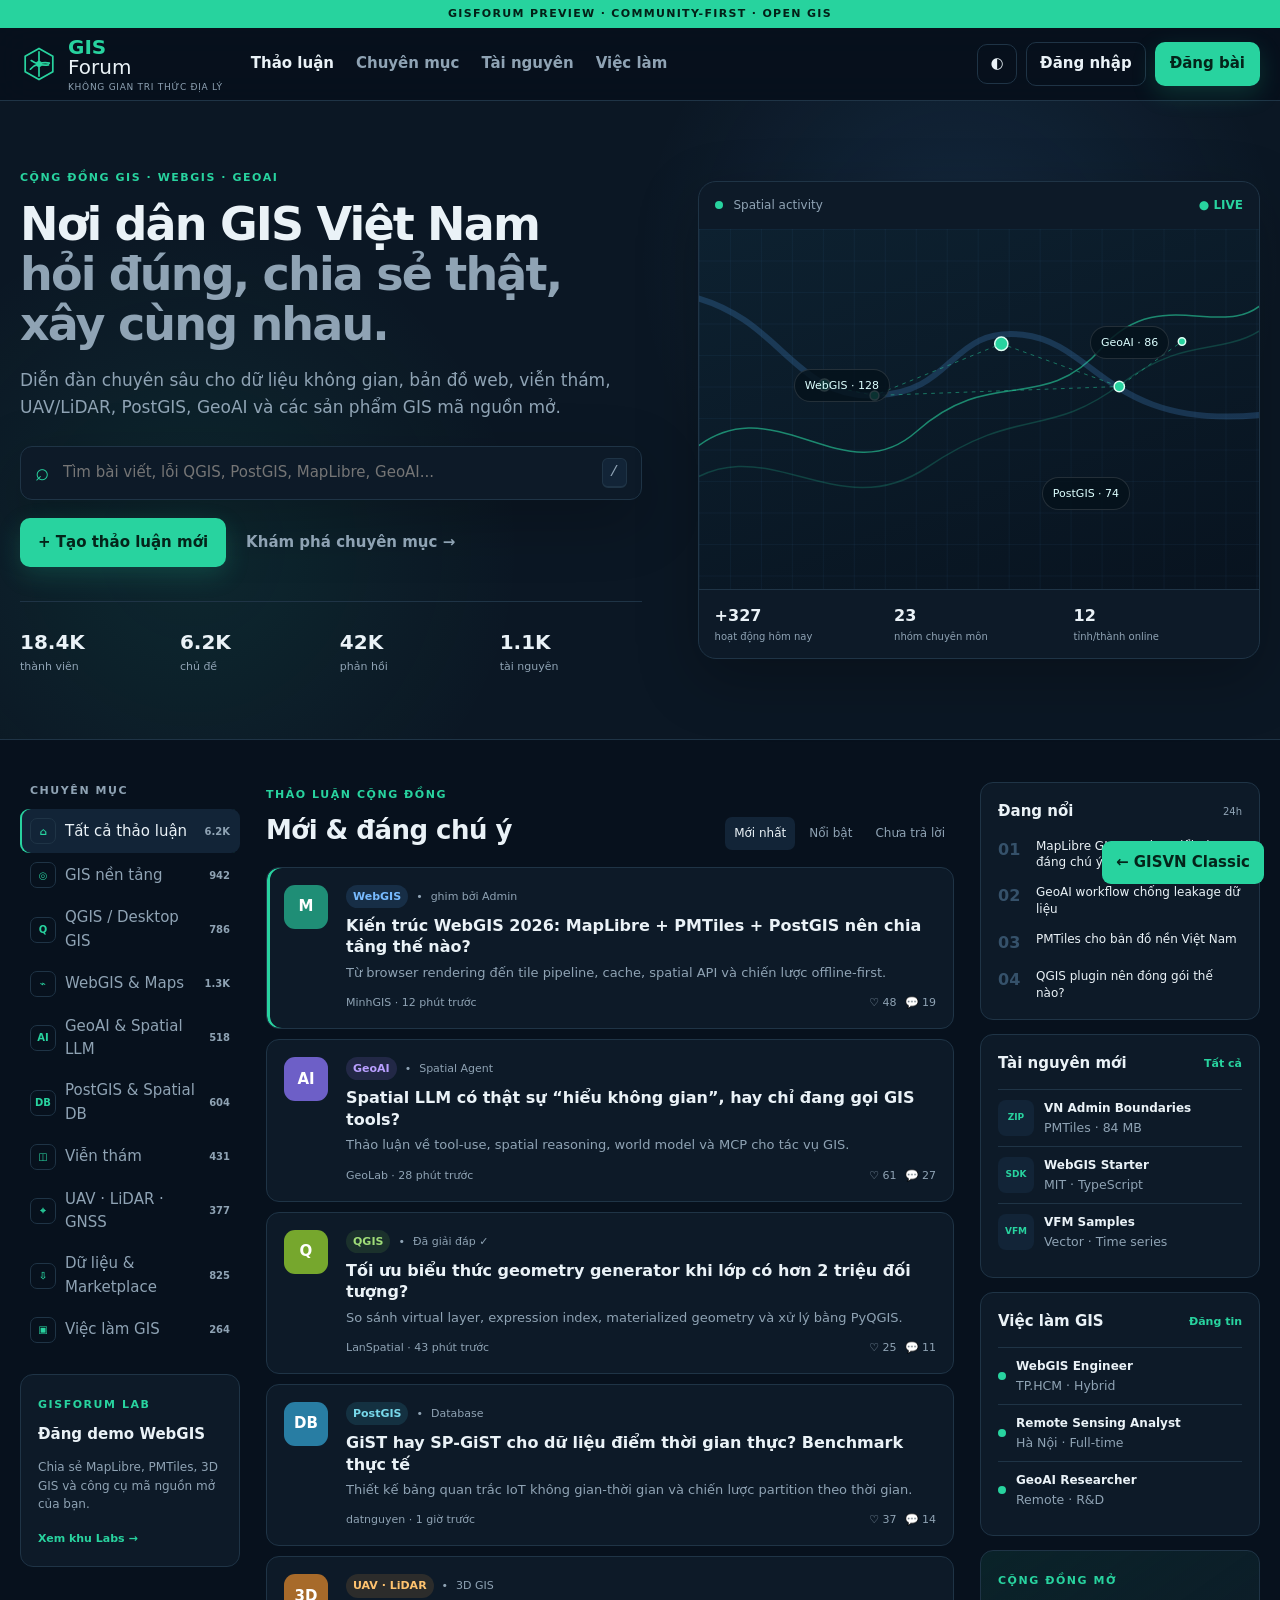
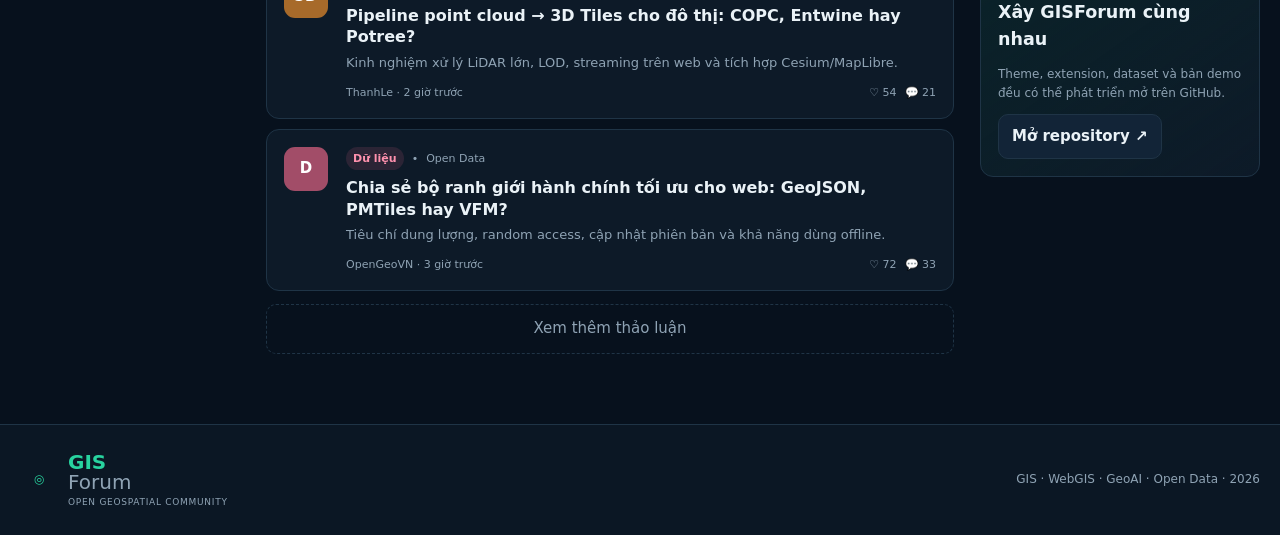
<file: docs/modern.html>
<!doctype html>
<html lang="vi">
<head>
  <meta charset="utf-8" />
  <meta name="viewport" content="width=device-width,initial-scale=1" />
  <meta name="theme-color" content="#07111d" />
  <title>GISForum — Cộng đồng GIS Việt Nam</title>
  <meta name="description" content="Bản xem trước GISForum: cộng đồng chuyên nghiệp cho GIS, WebGIS, GeoAI, dữ liệu không gian và công nghệ bản đồ." />
  <link rel="stylesheet" href="./modern.css" />
</head>
<body>
  <div class="top-strip">GISForum Preview · Community-first · Open GIS</div>
  <header class="site-header">
    <div class="shell header-inner">
      <a class="brand" href="#" aria-label="GISForum">
        <span class="brand-mark" aria-hidden="true">
          <svg viewBox="0 0 44 44" role="img">
            <path d="M22 4 38 13v18L22 40 6 31V13Z" fill="none" stroke="currentColor" stroke-width="2"/>
            <path d="M12 28c5-6 15-9 22-7M13 18c6 4 13 6 20 5M22 8v28" fill="none" stroke="currentColor" stroke-width="2" stroke-linecap="round"/>
            <circle cx="22" cy="22" r="3.5" fill="currentColor"/>
          </svg>
        </span>
        <span><strong>GIS</strong>Forum<small>Không gian tri thức địa lý</small></span>
      </a>
      <nav class="nav" aria-label="Điều hướng chính">
        <a class="active" href="#discussions">Thảo luận</a>
        <a href="#categories">Chuyên mục</a>
        <a href="#resources">Tài nguyên</a>
        <a href="#jobs">Việc làm</a>
      </nav>
      <div class="header-actions">
        <button class="icon-btn" id="themeToggle" aria-label="Đổi giao diện">◐</button>
        <button class="ghost-btn">Đăng nhập</button>
        <button class="primary-btn" data-open-composer>Đăng bài</button>
      </div>
    </div>
  </header>

  <main>
    <section class="hero">
      <div class="shell hero-grid">
        <div class="hero-copy">
          <span class="eyebrow">CỘNG ĐỒNG GIS · WEBGIS · GEOAI</span>
          <h1>Nơi dân GIS Việt Nam<br/><span>hỏi đúng, chia sẻ thật, xây cùng nhau.</span></h1>
          <p>Diễn đàn chuyên sâu cho dữ liệu không gian, bản đồ web, viễn thám, UAV/LiDAR, PostGIS, GeoAI và các sản phẩm GIS mã nguồn mở.</p>
          <div class="hero-search">
            <span>⌕</span>
            <input id="globalSearch" type="search" placeholder="Tìm bài viết, lỗi QGIS, PostGIS, MapLibre, GeoAI..." aria-label="Tìm kiếm" />
            <kbd>/</kbd>
          </div>
          <div class="hero-actions">
            <button class="primary-btn large" data-open-composer>+ Tạo thảo luận mới</button>
            <a class="text-link" href="#categories">Khám phá chuyên mục →</a>
          </div>
          <div class="quick-stats">
            <div><strong>18.4K</strong><span>thành viên</span></div>
            <div><strong>6.2K</strong><span>chủ đề</span></div>
            <div><strong>42K</strong><span>phản hồi</span></div>
            <div><strong>1.1K</strong><span>tài nguyên</span></div>
          </div>
        </div>
        <div class="map-card" aria-label="Minh họa mạng lưới không gian">
          <div class="map-toolbar">
            <span><i></i> Spatial activity</span>
            <span class="live">● LIVE</span>
          </div>
          <div class="map-canvas">
            <svg viewBox="0 0 760 480" preserveAspectRatio="none" aria-hidden="true">
              <defs>
                <pattern id="grid" width="42" height="42" patternUnits="userSpaceOnUse">
                  <path d="M42 0H0V42" fill="none" stroke="currentColor" stroke-opacity=".12"/>
                </pattern>
              </defs>
              <rect width="760" height="480" fill="url(#grid)"/>
              <path class="contour" d="M-20 305C95 195 193 359 295 270s170-21 251-111 169-4 225-66"/>
              <path class="contour faint" d="M-35 353C83 252 182 402 309 318s163-37 264-112 151-24 219-97"/>
              <path class="river" d="M-10 90C112 120 128 225 238 222s101-92 201-81 115 126 321 107"/>
              <g class="nodes">
                <circle cx="170" cy="208" r="8"/><circle cx="238" cy="222" r="6"/>
                <circle cx="410" cy="153" r="9"/><circle cx="570" cy="210" r="7"/>
                <circle cx="655" cy="150" r="5"/>
              </g>
              <g class="links">
                <path d="M170 208 238 222 410 153 570 210 655 150"/>
                <path d="M238 222 570 210"/>
              </g>
            </svg>
            <div class="map-chip chip-a">WebGIS · 128</div>
            <div class="map-chip chip-b">GeoAI · 86</div>
            <div class="map-chip chip-c">PostGIS · 74</div>
          </div>
          <div class="map-footer">
            <div><strong>+327</strong><span>hoạt động hôm nay</span></div>
            <div><strong>23</strong><span>nhóm chuyên môn</span></div>
            <div><strong>12</strong><span>tỉnh/thành online</span></div>
          </div>
        </div>
      </div>
    </section>

    <section class="shell content-grid" id="discussions">
      <aside class="sidebar" id="categories">
        <div class="panel-title">Chuyên mục</div>
        <button class="category active" data-category="all"><span class="cat-icon">⌂</span><span>Tất cả thảo luận</span><b>6.2K</b></button>
        <button class="category" data-category="gis"><span class="cat-icon">◎</span><span>GIS nền tảng</span><b>942</b></button>
        <button class="category" data-category="qgis"><span class="cat-icon">Q</span><span>QGIS / Desktop GIS</span><b>786</b></button>
        <button class="category" data-category="webgis"><span class="cat-icon">⌁</span><span>WebGIS & Maps</span><b>1.3K</b></button>
        <button class="category" data-category="geoai"><span class="cat-icon">AI</span><span>GeoAI & Spatial LLM</span><b>518</b></button>
        <button class="category" data-category="postgis"><span class="cat-icon">DB</span><span>PostGIS & Spatial DB</span><b>604</b></button>
        <button class="category" data-category="rs"><span class="cat-icon">◫</span><span>Viễn thám</span><b>431</b></button>
        <button class="category" data-category="uav"><span class="cat-icon">⌖</span><span>UAV · LiDAR · GNSS</span><b>377</b></button>
        <button class="category" data-category="data"><span class="cat-icon">⇩</span><span>Dữ liệu & Marketplace</span><b>825</b></button>
        <button class="category" data-category="jobs"><span class="cat-icon">▣</span><span>Việc làm GIS</span><b>264</b></button>

        <div class="mini-card">
          <span class="mini-label">GISFORUM LAB</span>
          <strong>Đăng demo WebGIS</strong>
          <p>Chia sẻ MapLibre, PMTiles, 3D GIS và công cụ mã nguồn mở của bạn.</p>
          <a href="#resources">Xem khu Labs →</a>
        </div>
      </aside>

      <section class="feed">
        <div class="section-head">
          <div>
            <span class="eyebrow">THẢO LUẬN CỘNG ĐỒNG</span>
            <h2>Mới & đáng chú ý</h2>
          </div>
          <div class="tabs">
            <button class="tab active">Mới nhất</button>
            <button class="tab">Nổi bật</button>
            <button class="tab">Chưa trả lời</button>
          </div>
        </div>

        <div class="topic-list" id="topicList">
          <article class="topic pinned" data-category="webgis" data-search="maplibre pmtiles webgis kiến trúc">
            <div class="avatar map">M</div>
            <div class="topic-main">
              <div class="topic-meta"><span class="badge blue">WebGIS</span><span>•</span><span>ghim bởi Admin</span></div>
              <h3>Kiến trúc WebGIS 2026: MapLibre + PMTiles + PostGIS nên chia tầng thế nào?</h3>
              <p>Từ browser rendering đến tile pipeline, cache, spatial API và chiến lược offline-first.</p>
              <div class="topic-bottom"><span>MinhGIS · 12 phút trước</span><span>♡ 48</span><span>💬 19</span></div>
            </div>
          </article>

          <article class="topic" data-category="geoai" data-search="geoai spatial llm agent gis mcp">
            <div class="avatar ai">AI</div>
            <div class="topic-main">
              <div class="topic-meta"><span class="badge violet">GeoAI</span><span>•</span><span>Spatial Agent</span></div>
              <h3>Spatial LLM có thật sự “hiểu không gian”, hay chỉ đang gọi GIS tools?</h3>
              <p>Thảo luận về tool-use, spatial reasoning, world model và MCP cho tác vụ GIS.</p>
              <div class="topic-bottom"><span>GeoLab · 28 phút trước</span><span>♡ 61</span><span>💬 27</span></div>
            </div>
          </article>

          <article class="topic" data-category="qgis" data-search="qgis biểu thức geometry lỗi plugin">
            <div class="avatar qgis">Q</div>
            <div class="topic-main">
              <div class="topic-meta"><span class="badge green">QGIS</span><span>•</span><span>Đã giải đáp ✓</span></div>
              <h3>Tối ưu biểu thức geometry generator khi lớp có hơn 2 triệu đối tượng?</h3>
              <p>So sánh virtual layer, expression index, materialized geometry và xử lý bằng PyQGIS.</p>
              <div class="topic-bottom"><span>LanSpatial · 43 phút trước</span><span>♡ 25</span><span>💬 11</span></div>
            </div>
          </article>

          <article class="topic" data-category="postgis" data-search="postgis postgres spatial index gist query tối ưu">
            <div class="avatar db">DB</div>
            <div class="topic-main">
              <div class="topic-meta"><span class="badge cyan">PostGIS</span><span>•</span><span>Database</span></div>
              <h3>GiST hay SP-GiST cho dữ liệu điểm thời gian thực? Benchmark thực tế</h3>
              <p>Thiết kế bảng quan trắc IoT không gian-thời gian và chiến lược partition theo thời gian.</p>
              <div class="topic-bottom"><span>datnguyen · 1 giờ trước</span><span>♡ 37</span><span>💬 14</span></div>
            </div>
          </article>

          <article class="topic" data-category="uav" data-search="lidar uav gnss drone point cloud">
            <div class="avatar uav">3D</div>
            <div class="topic-main">
              <div class="topic-meta"><span class="badge amber">UAV · LiDAR</span><span>•</span><span>3D GIS</span></div>
              <h3>Pipeline point cloud → 3D Tiles cho đô thị: COPC, Entwine hay Potree?</h3>
              <p>Kinh nghiệm xử lý LiDAR lớn, LOD, streaming trên web và tích hợp Cesium/MapLibre.</p>
              <div class="topic-bottom"><span>ThanhLe · 2 giờ trước</span><span>♡ 54</span><span>💬 21</span></div>
            </div>
          </article>

          <article class="topic" data-category="data" data-search="dữ liệu hành chính pmtiles vfm dataset">
            <div class="avatar data">D</div>
            <div class="topic-main">
              <div class="topic-meta"><span class="badge rose">Dữ liệu</span><span>•</span><span>Open Data</span></div>
              <h3>Chia sẻ bộ ranh giới hành chính tối ưu cho web: GeoJSON, PMTiles hay VFM?</h3>
              <p>Tiêu chí dung lượng, random access, cập nhật phiên bản và khả năng dùng offline.</p>
              <div class="topic-bottom"><span>OpenGeoVN · 3 giờ trước</span><span>♡ 72</span><span>💬 33</span></div>
            </div>
          </article>
        </div>
        <div id="emptyState" class="empty-state" hidden>Không tìm thấy thảo luận phù hợp.</div>
        <button class="load-more">Xem thêm thảo luận</button>
      </section>

      <aside class="rightbar">
        <div class="side-card">
          <div class="card-head"><strong>Đang nổi</strong><span>24h</span></div>
          <ol class="trend-list">
            <li><b>01</b><a href="#">MapLibre GL JS 6: thay đổi nào đáng chú ý?</a></li>
            <li><b>02</b><a href="#">GeoAI workflow chống leakage dữ liệu</a></li>
            <li><b>03</b><a href="#">PMTiles cho bản đồ nền Việt Nam</a></li>
            <li><b>04</b><a href="#">QGIS plugin nên đóng gói thế nào?</a></li>
          </ol>
        </div>

        <div class="side-card" id="resources">
          <div class="card-head"><strong>Tài nguyên mới</strong><a href="#">Tất cả</a></div>
          <div class="resource"><span class="file-icon">ZIP</span><div><b>VN Admin Boundaries</b><small>PMTiles · 84 MB</small></div></div>
          <div class="resource"><span class="file-icon">SDK</span><div><b>WebGIS Starter</b><small>MIT · TypeScript</small></div></div>
          <div class="resource"><span class="file-icon">VFM</span><div><b>VFM Samples</b><small>Vector · Time series</small></div></div>
        </div>

        <div class="side-card" id="jobs">
          <div class="card-head"><strong>Việc làm GIS</strong><a href="#">Đăng tin</a></div>
          <div class="job"><i></i><div><b>WebGIS Engineer</b><small>TP.HCM · Hybrid</small></div></div>
          <div class="job"><i></i><div><b>Remote Sensing Analyst</b><small>Hà Nội · Full-time</small></div></div>
          <div class="job"><i></i><div><b>GeoAI Researcher</b><small>Remote · R&D</small></div></div>
        </div>

        <div class="side-card community">
          <span class="mini-label">CỘNG ĐỒNG MỞ</span>
          <h3>Xây GISForum cùng nhau</h3>
          <p>Theme, extension, dataset và bản demo đều có thể phát triển mở trên GitHub.</p>
          <a class="secondary-btn" href="https://github.com/Base27-CVNSS/GISForum">Mở repository ↗</a>
        </div>
      </aside>
    </section>
  </main>

  <footer>
    <div class="shell footer-inner">
      <div class="brand footer-brand"><span class="brand-mark">◎</span><span><strong>GIS</strong>Forum<small>Open geospatial community</small></span></div>
      <div>GIS · WebGIS · GeoAI · Open Data · 2026</div>
    </div>
  </footer>

  <div class="modal" id="composerModal" hidden>
    <div class="modal-backdrop" data-close-composer></div>
    <section class="composer" role="dialog" aria-modal="true" aria-labelledby="composerTitle">
      <button class="modal-close" data-close-composer aria-label="Đóng">×</button>
      <span class="eyebrow">TẠO THẢO LUẬN</span>
      <h2 id="composerTitle">Chia sẻ vấn đề GIS của bạn</h2>
      <label>Tiêu đề<input type="text" placeholder="Ví dụ: Làm sao tối ưu PMTiles cho dữ liệu lớn?" /></label>
      <label>Chuyên mục<select><option>WebGIS & Maps</option><option>GeoAI & Spatial LLM</option><option>QGIS</option><option>PostGIS</option><option>UAV · LiDAR · GNSS</option></select></label>
      <label>Nội dung<textarea rows="6" placeholder="Mô tả dữ liệu, CRS, công cụ, lỗi hoặc kết quả mong muốn..."></textarea></label>
      <div class="composer-actions"><span>Bản preview — chưa gửi dữ liệu thật.</span><button class="primary-btn" data-close-composer>Đăng thảo luận</button></div>
    </section>
  </div>

  <script src="./modern.js"></script>
<a href="./" style="position:fixed;right:16px;bottom:16px;background:#28d39f;color:#04241a;padding:10px 14px;border-radius:9px;font-weight:800;text-decoration:none;z-index:999">← GISVN Classic</a></body>
</html>
</file>
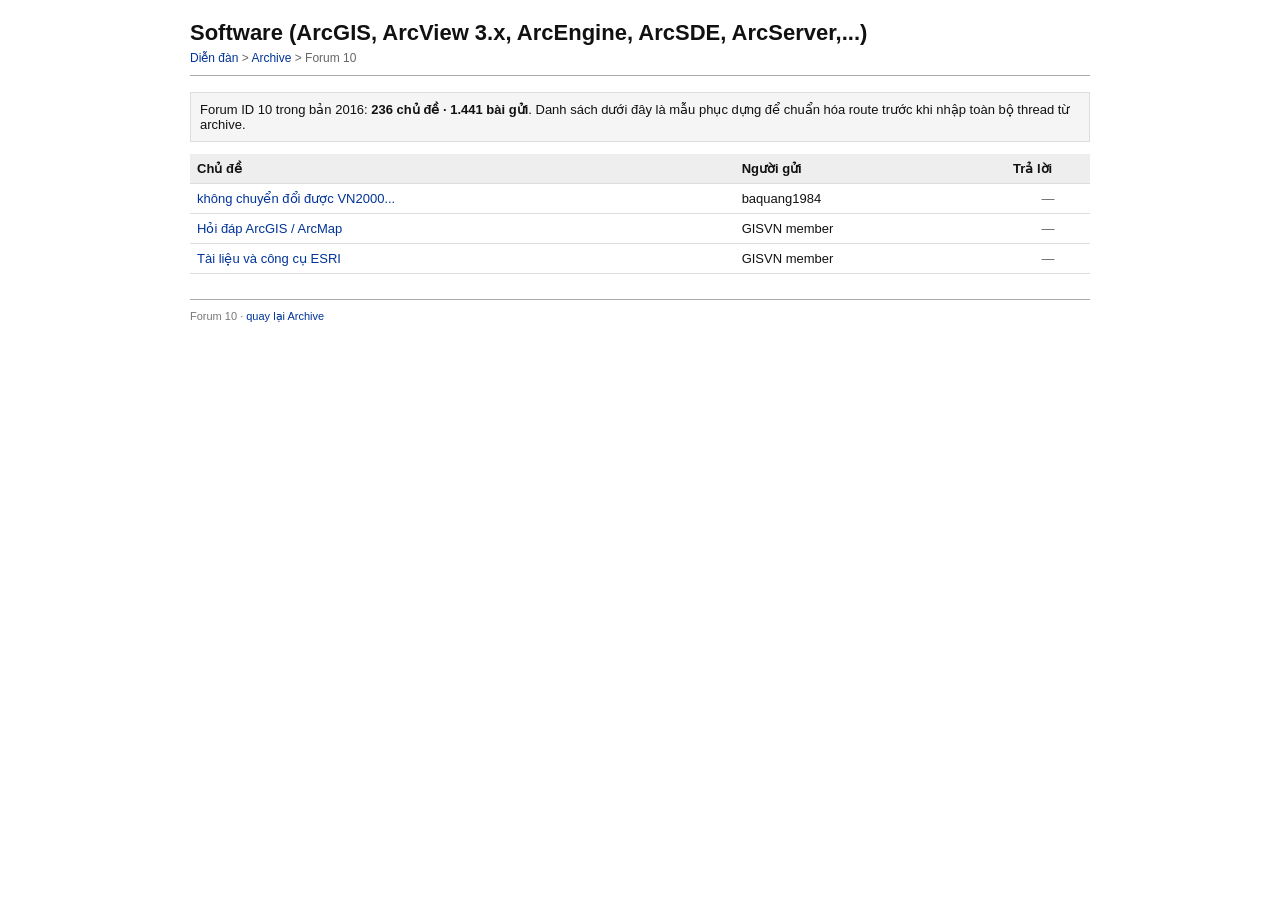
<file: docs/archive/f-10.html>
<!doctype html><html lang="vi"><head><meta charset="utf-8"><meta name="viewport" content="width=device-width,initial-scale=1"><title>Software ArcGIS — GISVN Archive</title><link rel="stylesheet" href="./archive.css"></head><body><main class="wrap"><header class="head"><h1>Software (ArcGIS, ArcView 3.x, ArcEngine, ArcSDE, ArcServer,...)</h1><div class="crumb"><a href="../">Diễn đàn</a> &gt; <a href="./">Archive</a> &gt; Forum 10</div></header><div class="archive-note">Forum ID 10 trong bản 2016: <b>236 chủ đề · 1.441 bài gửi</b>. Danh sách dưới đây là mẫu phục dựng để chuẩn hóa route trước khi nhập toàn bộ thread từ archive.</div><table class="threads"><thead><tr><th>Chủ đề</th><th class="hide-mobile">Người gửi</th><th class="num">Trả lời</th></tr></thead><tbody><tr><td><a href="#">không chuyển đổi được VN2000...</a></td><td class="hide-mobile">baquang1984</td><td class="num">—</td></tr><tr><td><a href="#">Hỏi đáp ArcGIS / ArcMap</a></td><td class="hide-mobile">GISVN member</td><td class="num">—</td></tr><tr><td><a href="#">Tài liệu và công cụ ESRI</a></td><td class="hide-mobile">GISVN member</td><td class="num">—</td></tr></tbody></table><footer class="footer">Forum 10 · <a href="./">quay lại Archive</a></footer></main></body></html>
</file>
<file: docs/styles.css>
*{box-sizing:border-box}html{scroll-behavior:smooth}body{margin:0;background:#f2f2f2;color:#333;font:12px Arial,Tahoma,Verdana,sans-serif}a{color:#075399;text-decoration:none}a:hover{color:#2e7606;text-decoration:underline}button,input,select{font:inherit}.pageWrap{width:990px;max-width:calc(100% - 20px);margin:0 auto}#topBar{background:linear-gradient(#34383b,#25292c);height:36px;color:#bbb;border-bottom:1px solid #111}.top-inner{height:36px;display:flex;align-items:center;justify-content:flex-end;gap:5px}.register{color:#fff;font-weight:bold}.sep{color:#71808a}.login-form{display:flex;align-items:center;gap:5px}.login-form input:not([type=checkbox]){width:132px;height:22px;background:#15191c;border:1px solid #4a5156;color:#ddd;padding:3px 7px}.login-form label{white-space:nowrap}.login-form button{height:22px;border:1px solid #0b4f78;background:linear-gradient(#4e9bca,#14638f);color:#fff;font-weight:bold;cursor:pointer}.header{min-height:176px;background:#fff;display:flex;align-items:center;justify-content:space-between;padding:10px 18px;border-left:1px solid #ddd;border-right:1px solid #ddd}.classic-logo{display:flex;align-items:center;max-width:48%;text-decoration:none!important}.brand-banner{display:block;width:360px;max-width:100%;height:auto;object-fit:contain}.header-note{max-width:440px;text-align:right;color:#81909a;font-size:12px;line-height:1.6}.navbar{background:#1a72a9;border-top:1px solid #105a88;border-bottom:1px solid #0f5078;box-shadow:0 1px 2px #aaa}.nav-inner{height:43px;display:flex;align-items:stretch}.tabs{display:flex;align-items:stretch;flex:1}.tabs>a{display:flex;align-items:center;padding:0 17px;color:#fff;font-weight:bold;text-decoration:none;border-right:1px solid rgba(255,255,255,.16);text-shadow:0 1px #0a4b70}.tabs>a:hover,.tabs>a.selected{background:linear-gradient(#3188bc,#0f5f90);color:#fff}.tabs .new-ui{background:rgba(0,0,0,.08)}.count-chip{margin-left:5px;background:#fff;color:#1a72a9;border-radius:8px;padding:1px 5px;font-size:9px;text-shadow:none}.nav-search{display:flex;align-items:center;padding-left:10px}.nav-search input{height:24px;width:165px;border:1px solid #0d4f75;padding:4px 7px}.nav-search button{height:24px;border:1px solid #0d4f75;background:#fff;cursor:pointer}.subnav{background:#e6eef3;border-bottom:1px solid #c4d2da}.subnav .pageWrap{height:31px;display:flex;align-items:center;gap:20px}.subnav a{font-size:11px;color:#456a7d}.main{background:#fff;min-height:600px;padding:12px;border-left:1px solid #ddd;border-right:1px solid #ddd}.breadcrumb{height:31px;background:#f5f5f5;border:1px solid #ddd;display:flex;align-items:center;gap:9px;padding:0 10px;color:#666}.breadcrumb .home{font-size:15px;color:#1a72a9}.source-tag{margin-left:auto;color:#99a4aa;font-size:10px}.notice{margin:10px 0;border:1px solid #e1d8a3;background:#fffdf0;padding:10px;line-height:1.6}.notice a{color:#b40000}.legacy-box{margin:10px 0;border:1px solid #c8c8c8;background:#fff}.box-head,.category-head{min-height:33px;background:linear-gradient(#3188bb,#176da1);border:1px solid #1a72a9;color:#fff;display:flex;align-items:center;justify-content:space-between;padding:0 10px;font-weight:bold}.collapse-btn{border:0;background:rgba(255,255,255,.14);color:#fff;width:21px;height:21px;cursor:pointer}.announcement-list{padding:9px;text-align:center;display:flex;flex-direction:column;gap:6px;font-size:15px;font-weight:bold}.announcement-list .green{color:green}.announcement-list .red{color:red}.announcement-list .blue{color:blue}.announcement-list .conference-2026{color:#b40000;font-size:16px;padding-top:5px;border-top:1px dotted #ccc}.topx-grid{display:grid;grid-template-columns:42% 58%}.topx-panel{min-width:0;border-right:1px solid #ddd}.topx-panel:last-child{border-right:0}.topx-tabs{min-height:31px;background:#f1f1f1;border-bottom:1px solid #ddd;display:flex;align-items:center;padding:3px 6px;gap:3px}.topx-tabs select{max-width:100%}.latest-tabs button{border:0;background:transparent;color:#075399;padding:5px 8px;cursor:pointer}.latest-tabs button.active{font-weight:bold;background:#fff;border:1px solid #ccc;border-bottom-color:#fff}.member-list,.latest-list{padding:4px 8px}.member-list span,.latest-list a{min-height:24px;border-bottom:1px dotted #ddd;display:flex;align-items:center;gap:9px}.member-list time{width:70px;color:#999;font-style:italic}.member-list b{color:#556b2f}.latest-list b{width:105px;color:#556b2f;overflow:hidden;text-overflow:ellipsis}.latest-list span{white-space:nowrap;overflow:hidden;text-overflow:ellipsis}.forum-filter-status{margin:10px 0;background:#eef6fa;border:1px solid #c3dce9;padding:8px;color:#486a7d}.category{margin:10px 0}.category-head{border-radius:4px 4px 0 0}.category-head .cat-title{font-size:14px}.category-head .cat-desc{font-weight:normal;font-size:11px;margin-left:7px;color:#e0edf4}.forum-row{display:grid;grid-template-columns:minmax(0,58%) 1fr;min-height:65px;border:1px solid #ebebeb;border-top:0;background:#fff}.forum-row:hover{background:#fbfdfe}.forum-info{display:grid;grid-template-columns:62px 1fr;align-items:center;padding:5px 8px}.forum-icon{width:48px;height:48px;border-radius:50%;background:radial-gradient(circle at 35% 30%,#6eb2da,#236b96 62%,#164765);position:relative;box-shadow:inset 0 0 0 5px #d8e7ef}.forum-icon:after{content:"GIS";position:absolute;inset:0;display:grid;place-items:center;color:#fff;font-size:10px;font-weight:bold}.forum-title{font-size:14px;font-weight:bold;line-height:1.35}.forum-stats{margin-top:4px;color:#777}.lastpost{border-left:1px solid #eee;padding:9px 12px;display:flex;flex-direction:column;justify-content:center;min-width:0}.lastpost-label{font-weight:bold;color:#777;font-size:10px;text-transform:uppercase}.lastpost-title{color:#2e7606;font-weight:bold;margin:3px 0;white-space:nowrap;overflow:hidden;text-overflow:ellipsis}.lastpost-by{color:#777}.wgo-row{display:grid;grid-template-columns:42px 1fr;padding:10px;border-top:1px solid #eee}.wgo-row:first-of-type{border-top:0}.wgo-icon{font-size:22px}.wgo-row h3{margin:0 0 5px;color:#075399}.wgo-row p{margin:3px 0}.users{color:#556b2f;font-weight:bold}.stats{display:grid;grid-template-columns:80px 90px 80px 90px 80px 90px;margin:6px 0}.stats dt{font-weight:bold}.stats dd{margin:0;color:#075399}.footer{background:#29353c;color:#b9c4ca;border-top:4px solid #1a72a9;padding:20px 0 32px}.footer-grid{display:flex;justify-content:space-between;align-items:center}.footer a{color:#dbe8ef}.footer-links{display:flex;gap:18px}
@media(max-width:760px){.pageWrap{max-width:calc(100% - 10px)}#topBar{height:auto}.top-inner{height:auto;padding:6px;flex-wrap:wrap}.login-form input:not([type=checkbox]){width:110px}.header{min-height:150px}.header-note{display:none}.classic-logo{max-width:100%;width:100%;justify-content:center}.brand-banner{width:320px}.nav-inner{height:auto;flex-direction:column}.tabs{overflow:auto}.tabs>a{padding:12px 13px;white-space:nowrap}.nav-search{padding:7px;background:#135f8c}.nav-search input{flex:1;width:auto}.subnav{display:none}.main{padding:6px}.topx-grid{grid-template-columns:1fr}.topx-panel{border-right:0;border-bottom:1px solid #ddd}.forum-row{grid-template-columns:1fr}.lastpost{border-left:0;border-top:1px dashed #ddd;margin-left:62px;padding-top:6px}.stats{grid-template-columns:70px 1fr}.footer-grid{align-items:flex-start;gap:15px;flex-direction:column}.source-tag{display:none}}
@media(max-width:480px){.login-form label{display:none}.login-form input:not([type=checkbox]){width:96px}.classic-logo{width:100%;max-width:100%}.brand-banner{width:285px}.header{min-height:138px;padding:6px}.announcement-list{font-size:12px}.forum-info{grid-template-columns:48px 1fr}.forum-icon{width:38px;height:38px}.lastpost{margin-left:48px}.category-head .cat-desc{display:none}.latest-list b{width:80px}}
</file>
<file: docs/archive/archive.css>
body{margin:0;background:#fff;color:#111;font:13px Arial,Helvetica,sans-serif}a{color:#003399;text-decoration:none}a:hover{text-decoration:underline}.wrap{width:900px;max-width:calc(100% - 24px);margin:20px auto}.head{border-bottom:1px solid #aaa;padding-bottom:10px;margin-bottom:16px}.head h1{font-size:22px;margin:0 0 5px}.crumb{color:#666;font-size:12px}.archive-note{background:#f5f5f5;border:1px solid #ddd;padding:9px;margin:12px 0}.cat{margin:18px 0}.cat h2{font-size:15px;background:#eee;border:1px solid #bbb;padding:6px;margin:0}.cat ul{margin:6px 0 0 23px;padding:0}.cat li{margin:5px 0}.count{color:#777;font-size:11px}.footer{border-top:1px solid #aaa;margin-top:25px;padding-top:10px;color:#777;font-size:11px}.threads{border-collapse:collapse;width:100%;margin-top:12px}.threads th,.threads td{border-bottom:1px solid #ddd;text-align:left;padding:7px}.threads th{background:#eee}.threads td.num{text-align:center;width:70px;color:#666}@media(max-width:600px){.wrap{max-width:calc(100% - 14px)}.threads .hide-mobile{display:none}}
</file>
<file: docs/modern.css>
:root{
  --bg:#07111d;--bg-soft:#0b1724;--panel:#0d1a28;--panel-2:#102131;--line:#1f3446;
  --text:#eaf2f7;--muted:#8fa3b4;--brand:#28d39f;--brand-2:#55a8ff;--shadow:0 20px 60px rgba(0,0,0,.25);
  --header:rgba(7,17,29,.86);--chip:#122437;
}
:root.light{
  --bg:#f4f7f9;--bg-soft:#edf3f6;--panel:#fff;--panel-2:#f7fafb;--line:#d9e3e8;
  --text:#122230;--muted:#667987;--shadow:0 16px 40px rgba(19,39,54,.08);--header:rgba(255,255,255,.9);--chip:#edf4f6;
}
*{box-sizing:border-box}html{scroll-behavior:smooth}body{margin:0;background:var(--bg);color:var(--text);font:15px/1.55 Inter,ui-sans-serif,system-ui,-apple-system,BlinkMacSystemFont,"Segoe UI",sans-serif}
button,input,textarea,select{font:inherit}button,a{transition:.2s ease}a{color:inherit;text-decoration:none}.shell{width:min(1240px,calc(100% - 40px));margin:auto}
.top-strip{height:28px;display:grid;place-items:center;background:#27d39e;color:#032017;font-size:11px;font-weight:800;letter-spacing:.12em;text-transform:uppercase}
.site-header{position:sticky;top:0;z-index:20;background:var(--header);backdrop-filter:blur(16px);border-bottom:1px solid var(--line)}
.header-inner{min-height:72px;display:flex;align-items:center;gap:28px}.brand{display:flex;align-items:center;gap:10px;min-width:190px}.brand-mark{width:38px;height:38px;display:grid;place-items:center;color:var(--brand)}.brand-mark svg{width:100%;height:100%}.brand>span:last-child{display:flex;flex-direction:column;font-size:20px;line-height:1}.brand strong{color:var(--brand)}.brand small{font-size:9px;color:var(--muted);letter-spacing:.08em;margin-top:6px;text-transform:uppercase}
.nav{display:flex;align-items:center;gap:22px;margin-right:auto}.nav a{color:var(--muted);font-weight:650}.nav a:hover,.nav a.active{color:var(--text)}.header-actions{display:flex;align-items:center;gap:9px}
.primary-btn,.ghost-btn,.secondary-btn,.icon-btn{border:0;cursor:pointer;border-radius:10px;font-weight:750}.primary-btn{background:var(--brand);color:#04241a;padding:10px 15px;box-shadow:0 8px 24px rgba(40,211,159,.18)}.primary-btn:hover{transform:translateY(-1px);filter:brightness(1.04)}.primary-btn.large{padding:13px 18px}.ghost-btn,.icon-btn{background:transparent;color:var(--text);border:1px solid var(--line);padding:9px 13px}.icon-btn{width:40px;height:40px;padding:0}.secondary-btn{display:inline-flex;background:var(--chip);border:1px solid var(--line);padding:10px 13px}
.hero{background:radial-gradient(circle at 75% 25%,rgba(85,168,255,.12),transparent 30%),radial-gradient(circle at 15% 70%,rgba(40,211,159,.09),transparent 28%),var(--bg-soft);border-bottom:1px solid var(--line)}.hero-grid{display:grid;grid-template-columns:1.05fr .95fr;gap:56px;align-items:center;padding:64px 0}
.eyebrow,.mini-label{font-size:11px;letter-spacing:.14em;color:var(--brand);font-weight:850}.hero h1{font-size:46px;line-height:1.08;letter-spacing:-.04em;margin:12px 0 18px}.hero h1 span{color:var(--muted)}.hero-copy>p{font-size:17px;color:var(--muted);max-width:670px}
.hero-search{height:54px;margin-top:26px;border:1px solid var(--line);background:var(--panel);border-radius:12px;display:flex;align-items:center;gap:12px;padding:0 14px;box-shadow:var(--shadow)}.hero-search>span{font-size:24px;color:var(--brand)}.hero-search input{flex:1;background:none;border:0;outline:none;color:var(--text);min-width:0}.hero-search kbd{border:1px solid var(--line);border-bottom-width:2px;border-radius:6px;padding:2px 7px;color:var(--muted);background:var(--chip)}.hero-actions{display:flex;align-items:center;gap:20px;margin-top:18px}.text-link{color:var(--muted);font-weight:700}.text-link:hover{color:var(--brand)}
.quick-stats{display:grid;grid-template-columns:repeat(4,1fr);gap:18px;margin-top:34px;padding-top:25px;border-top:1px solid var(--line)}.quick-stats div{display:flex;flex-direction:column}.quick-stats strong{font-size:20px}.quick-stats span{font-size:11px;color:var(--muted)}
.map-card{border:1px solid var(--line);border-radius:18px;overflow:hidden;background:var(--panel);box-shadow:var(--shadow)}.map-toolbar,.map-footer{display:flex;align-items:center;justify-content:space-between;padding:14px 16px;color:var(--muted);font-size:12px}.map-toolbar i{display:inline-block;width:8px;height:8px;border-radius:50%;background:var(--brand);margin-right:7px}.live{color:var(--brand);font-weight:800}.map-canvas{height:360px;position:relative;overflow:hidden;background:linear-gradient(160deg,#0d2130,#08131f)}:root.light .map-canvas{background:linear-gradient(160deg,#e9f4f2,#eaf1f7)}.map-canvas svg{width:100%;height:100%;color:var(--brand-2)}.contour{fill:none;stroke:var(--brand);stroke-width:2;opacity:.6}.contour.faint{opacity:.22}.river{fill:none;stroke:var(--brand-2);stroke-width:8;opacity:.2}.nodes circle{fill:var(--brand);stroke:#dffff5;stroke-width:2}.links path{fill:none;stroke:var(--brand);stroke-width:1.2;stroke-dasharray:5 6;opacity:.55}.map-chip{position:absolute;padding:7px 10px;border-radius:999px;background:rgba(5,18,28,.84);border:1px solid rgba(255,255,255,.12);font-size:11px;color:#dff}.chip-a{left:17%;top:39%}.chip-b{right:16%;top:27%}.chip-c{right:23%;bottom:22%}.map-footer{border-top:1px solid var(--line);gap:10px}.map-footer div{display:flex;flex-direction:column;flex:1}.map-footer strong{color:var(--text);font-size:16px}.map-footer span{font-size:10px}
.content-grid{display:grid;grid-template-columns:220px minmax(0,1fr) 280px;gap:26px;padding:42px 0 70px}.sidebar{position:sticky;top:112px;height:max-content}.panel-title{font-size:11px;color:var(--muted);text-transform:uppercase;letter-spacing:.14em;font-weight:800;margin:0 0 10px 10px}.category{width:100%;display:grid;grid-template-columns:28px 1fr auto;align-items:center;gap:7px;text-align:left;border:0;background:transparent;color:var(--muted);padding:9px 10px;border-radius:9px;cursor:pointer}.category:hover,.category.active{background:var(--chip);color:var(--text)}.category.active{box-shadow:inset 2px 0 var(--brand)}.category b{font-size:10px;font-weight:700;color:var(--muted)}.cat-icon{width:26px;height:26px;border:1px solid var(--line);border-radius:7px;display:grid;place-items:center;font-size:10px;font-weight:800;color:var(--brand)}
.mini-card,.side-card{margin-top:22px;background:var(--panel);border:1px solid var(--line);border-radius:13px;padding:17px}.mini-card strong{display:block;margin-top:8px}.mini-card p,.community p{color:var(--muted);font-size:12px}.mini-card a,.card-head a{font-size:11px;color:var(--brand);font-weight:800}
.section-head{display:flex;justify-content:space-between;align-items:end;margin-bottom:17px}.section-head h2{font-size:26px;letter-spacing:-.02em;margin:4px 0 0}.tabs{display:flex;gap:5px}.tab{border:0;background:transparent;color:var(--muted);padding:7px 9px;border-radius:7px;cursor:pointer;font-size:12px}.tab.active{background:var(--chip);color:var(--text)}
.topic-list{display:flex;flex-direction:column;gap:10px}.topic{display:grid;grid-template-columns:48px 1fr;gap:14px;background:var(--panel);border:1px solid var(--line);padding:17px;border-radius:13px}.topic:hover{border-color:#31516a;transform:translateY(-1px)}.topic.pinned{box-shadow:inset 3px 0 var(--brand)}.avatar{width:44px;height:44px;border-radius:11px;display:grid;place-items:center;font-weight:850;color:#fff;background:#31516a}.avatar.map{background:#1f8e76}.avatar.ai{background:#6d5fc7}.avatar.qgis{background:#76a72d}.avatar.db{background:#287da3}.avatar.uav{background:#a76a2a}.avatar.data{background:#a24d68}.topic-meta,.topic-bottom{display:flex;align-items:center;gap:8px;color:var(--muted);font-size:11px}.badge{padding:3px 7px;border-radius:999px;font-weight:800}.badge.blue{background:rgba(85,168,255,.14);color:#78bbff}.badge.violet{background:rgba(160,127,255,.14);color:#b99fff}.badge.green{background:rgba(117,191,76,.14);color:#9fdc78}.badge.cyan{background:rgba(66,191,215,.14);color:#77d8ea}.badge.amber{background:rgba(229,159,65,.14);color:#ffc36f}.badge.rose{background:rgba(225,98,132,.14);color:#ff91ae}.topic h3{font-size:16px;line-height:1.35;margin:7px 0 5px}.topic p{margin:0 0 11px;color:var(--muted);font-size:13px}.topic-bottom{justify-content:flex-end}.topic-bottom span:first-child{margin-right:auto}.load-more{width:100%;margin-top:13px;background:transparent;color:var(--muted);border:1px dashed var(--line);border-radius:10px;padding:12px;cursor:pointer}.empty-state{padding:38px;text-align:center;border:1px dashed var(--line);border-radius:13px;color:var(--muted)}
.rightbar{min-width:0}.side-card{margin-top:0;margin-bottom:14px}.card-head{display:flex;justify-content:space-between;align-items:center;margin-bottom:14px}.card-head span{font-size:10px;color:var(--muted)}.trend-list{list-style:none;padding:0;margin:0;display:flex;flex-direction:column;gap:13px}.trend-list li{display:grid;grid-template-columns:30px 1fr;gap:8px}.trend-list b{color:#35516a;font-size:16px}.trend-list a{font-size:12px;line-height:1.4}.resource,.job{display:flex;gap:10px;align-items:center;padding:9px 0;border-top:1px solid var(--line)}.resource:first-of-type,.job:first-of-type{border-top:0}.file-icon{width:36px;height:36px;display:grid;place-items:center;border-radius:8px;background:var(--chip);color:var(--brand);font-size:9px;font-weight:900}.resource div,.job div{display:flex;flex-direction:column;min-width:0}.resource b,.job b{font-size:12px}.resource small,.job small{color:var(--muted)}.job i{width:8px;height:8px;background:var(--brand);border-radius:50%}.community{background:linear-gradient(145deg,rgba(40,211,159,.09),var(--panel))}.community h3{margin:7px 0}
footer{border-top:1px solid var(--line);background:var(--bg-soft)}.footer-inner{min-height:110px;display:flex;justify-content:space-between;align-items:center;color:var(--muted);font-size:12px}.footer-brand{min-width:auto}
.modal[hidden]{display:none}.modal{position:fixed;inset:0;z-index:100;display:grid;place-items:center}.modal-backdrop{position:absolute;inset:0;background:rgba(1,7,12,.74);backdrop-filter:blur(6px)}.composer{z-index:1;width:min(620px,calc(100% - 30px));background:var(--panel);border:1px solid var(--line);border-radius:17px;padding:25px;box-shadow:var(--shadow);position:relative}.composer h2{margin:5px 0 18px}.composer label{display:flex;flex-direction:column;gap:6px;margin:12px 0;font-size:12px;color:var(--muted);font-weight:700}.composer input,.composer select,.composer textarea{width:100%;background:var(--bg-soft);border:1px solid var(--line);color:var(--text);border-radius:9px;padding:11px;outline:none}.composer input:focus,.composer select:focus,.composer textarea:focus{border-color:var(--brand)}.modal-close{position:absolute;right:15px;top:13px;border:0;background:transparent;color:var(--muted);font-size:26px;cursor:pointer}.composer-actions{display:flex;justify-content:space-between;align-items:center;gap:15px;margin-top:16px}.composer-actions span{font-size:11px;color:var(--muted)}
@media(max-width:1050px){.content-grid{grid-template-columns:190px minmax(0,1fr)}.rightbar{display:none}.hero-grid{gap:30px}.hero h1{font-size:40px}}
@media(max-width:800px){.shell{width:min(100% - 24px,1240px)}.nav{display:none}.header-inner{gap:10px}.brand{margin-right:auto;min-width:0}.ghost-btn{display:none}.hero-grid{grid-template-columns:1fr;padding:42px 0}.map-card{display:none}.hero h1{font-size:37px}.content-grid{grid-template-columns:1fr;padding-top:28px}.sidebar{position:static;display:flex;overflow:auto;gap:7px;padding-bottom:4px}.panel-title,.mini-card{display:none}.category{width:auto;min-width:max-content;grid-template-columns:25px auto;background:var(--panel);border:1px solid var(--line)}.category b{display:none}.section-head{align-items:flex-start;gap:12px;flex-direction:column}.quick-stats{grid-template-columns:repeat(2,1fr)}}
@media(max-width:520px){.top-strip{font-size:9px}.header-actions .primary-btn{display:none}.hero h1{font-size:32px}.hero-copy>p{font-size:15px}.hero-actions{align-items:flex-start;flex-direction:column}.topic{grid-template-columns:1fr}.avatar{width:38px;height:38px}.topic-bottom{flex-wrap:wrap}.topic-bottom span:first-child{width:100%}.tabs{overflow:auto;max-width:100%}.footer-inner{align-items:flex-start;flex-direction:column;justify-content:center;gap:16px}.composer-actions{align-items:flex-start;flex-direction:column}}
</file>
